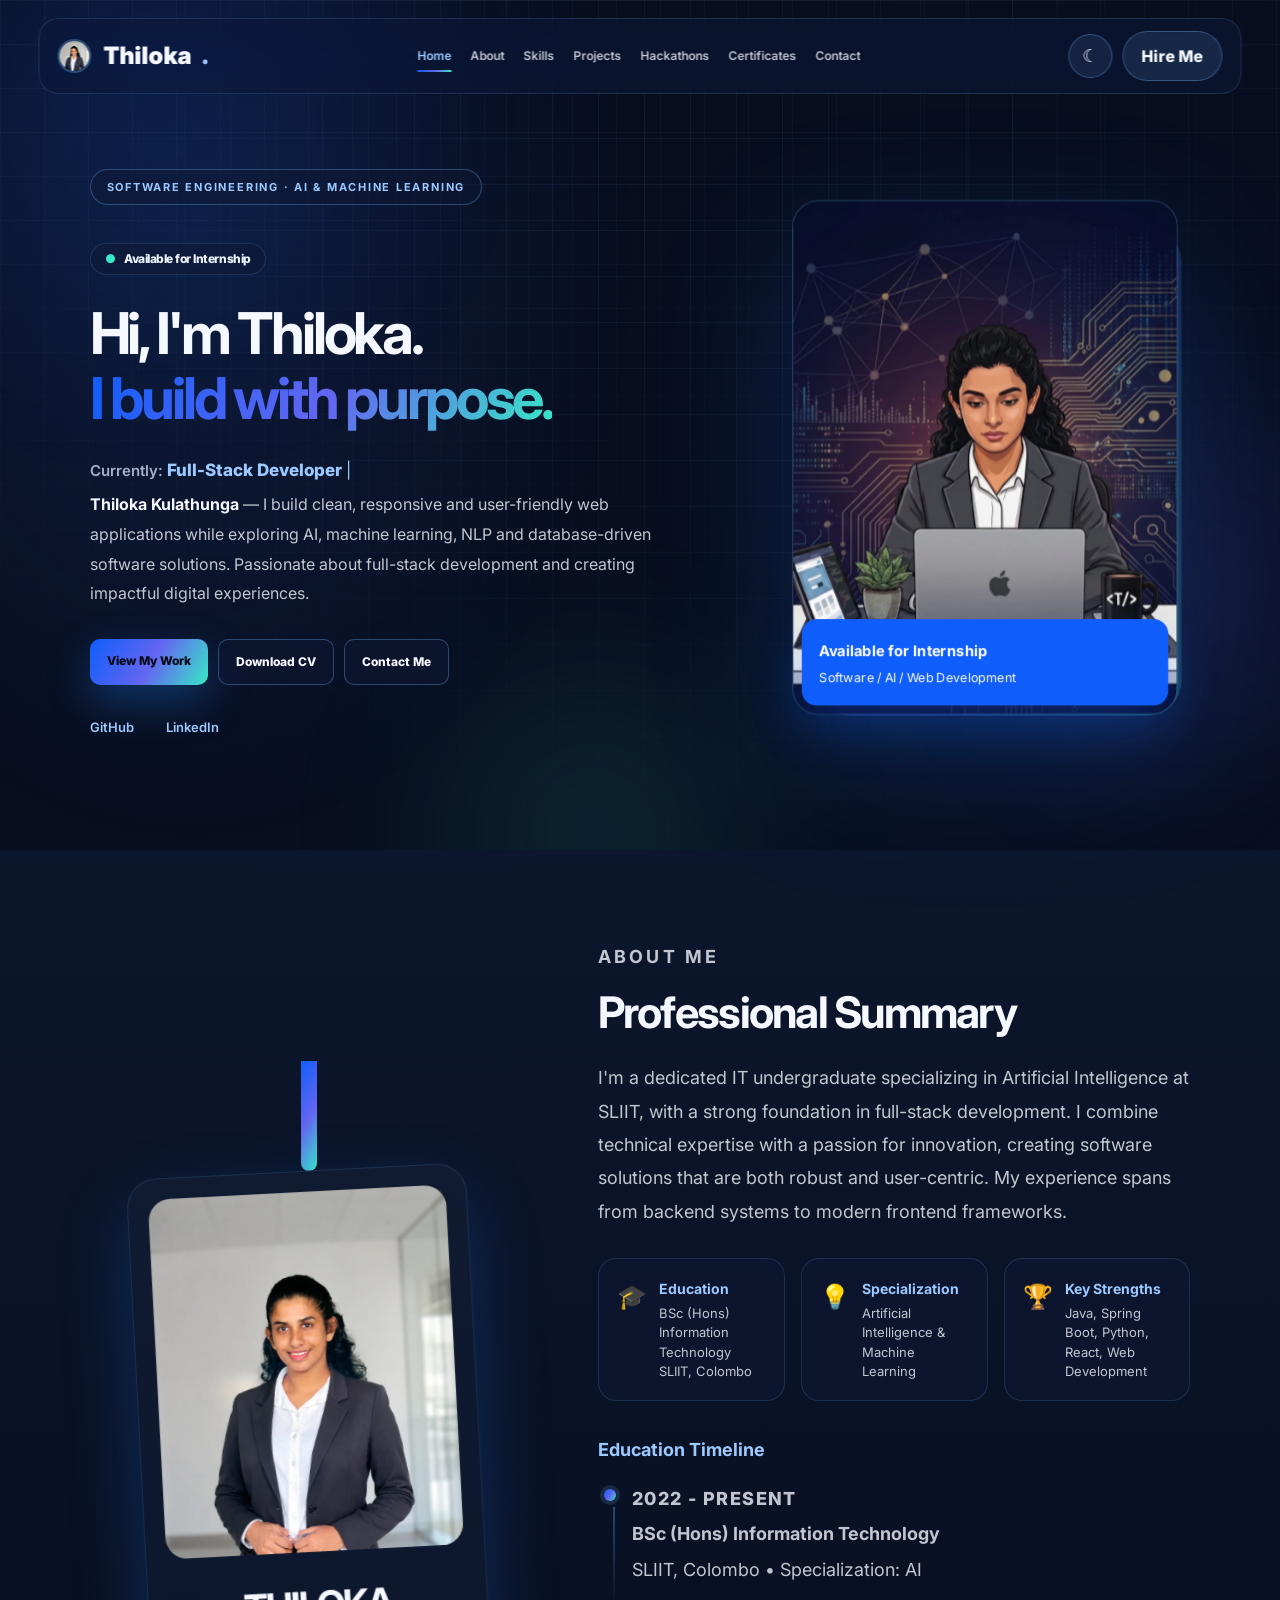
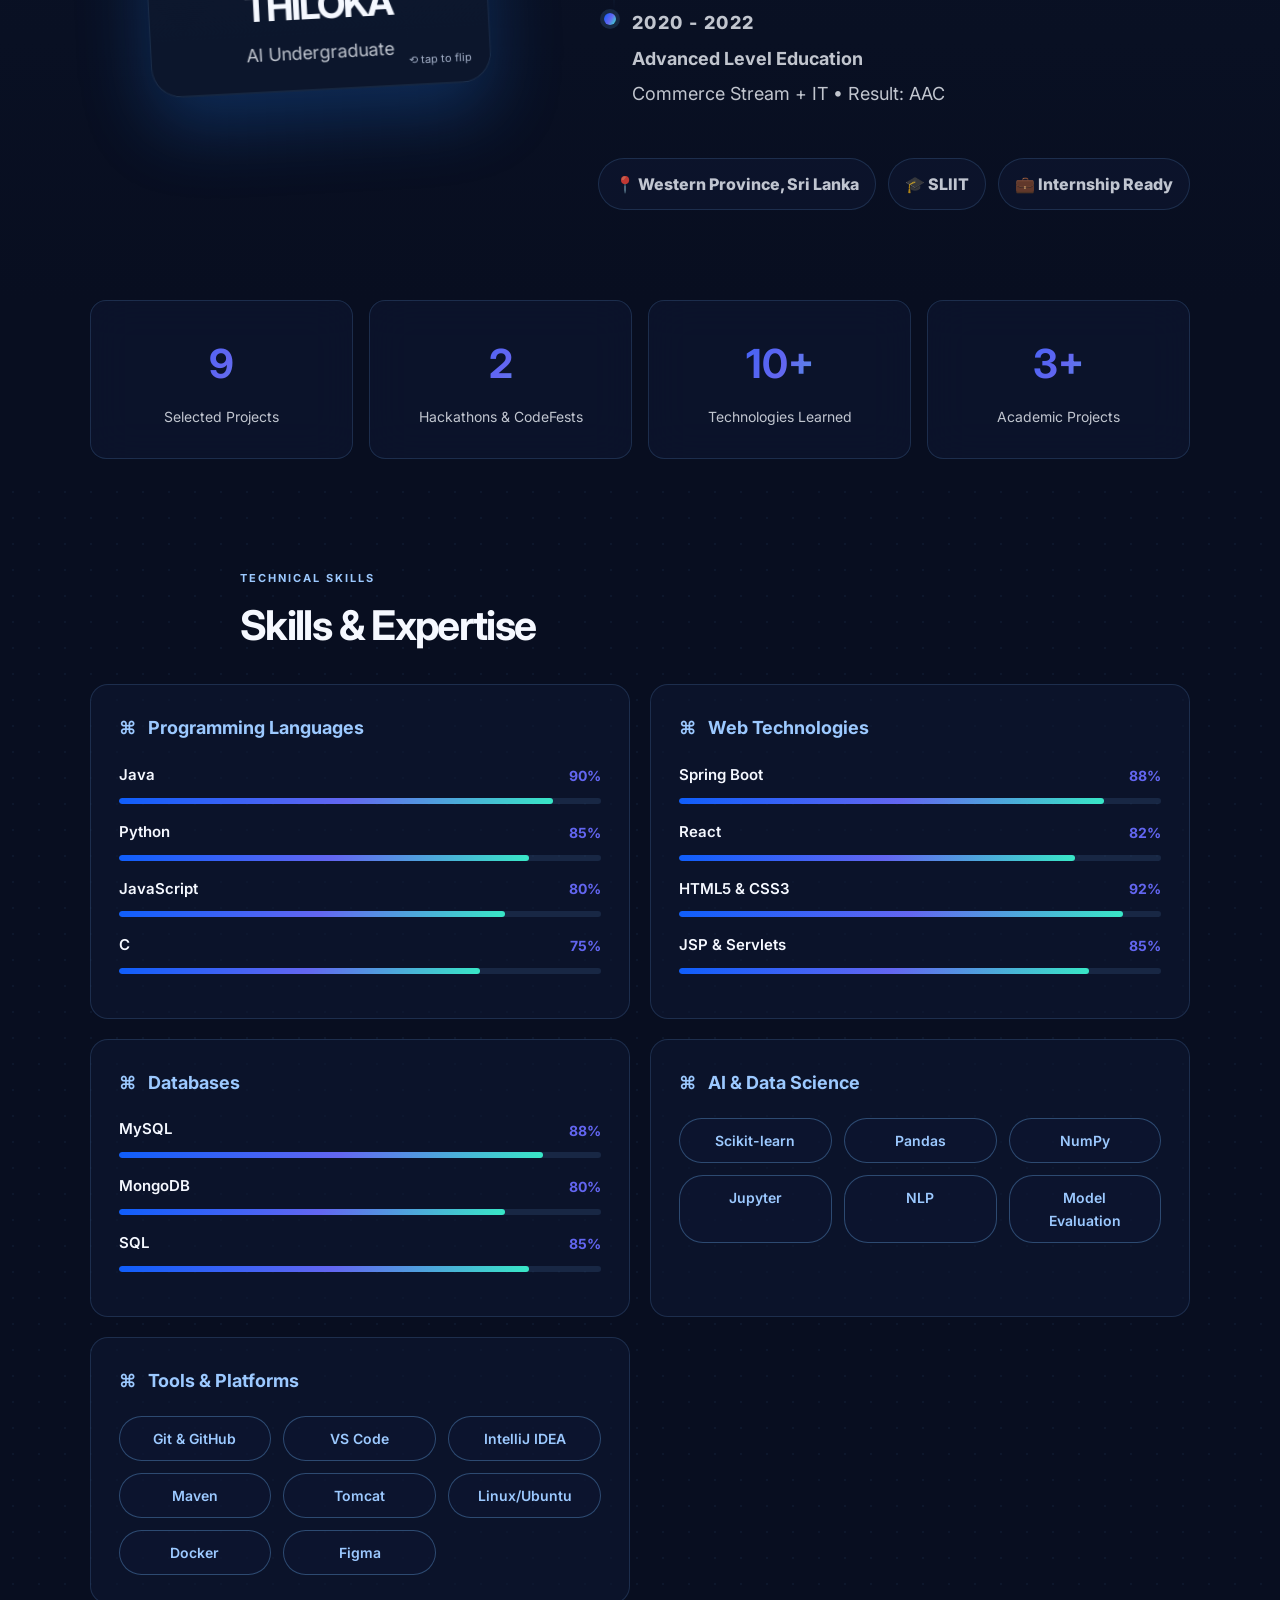
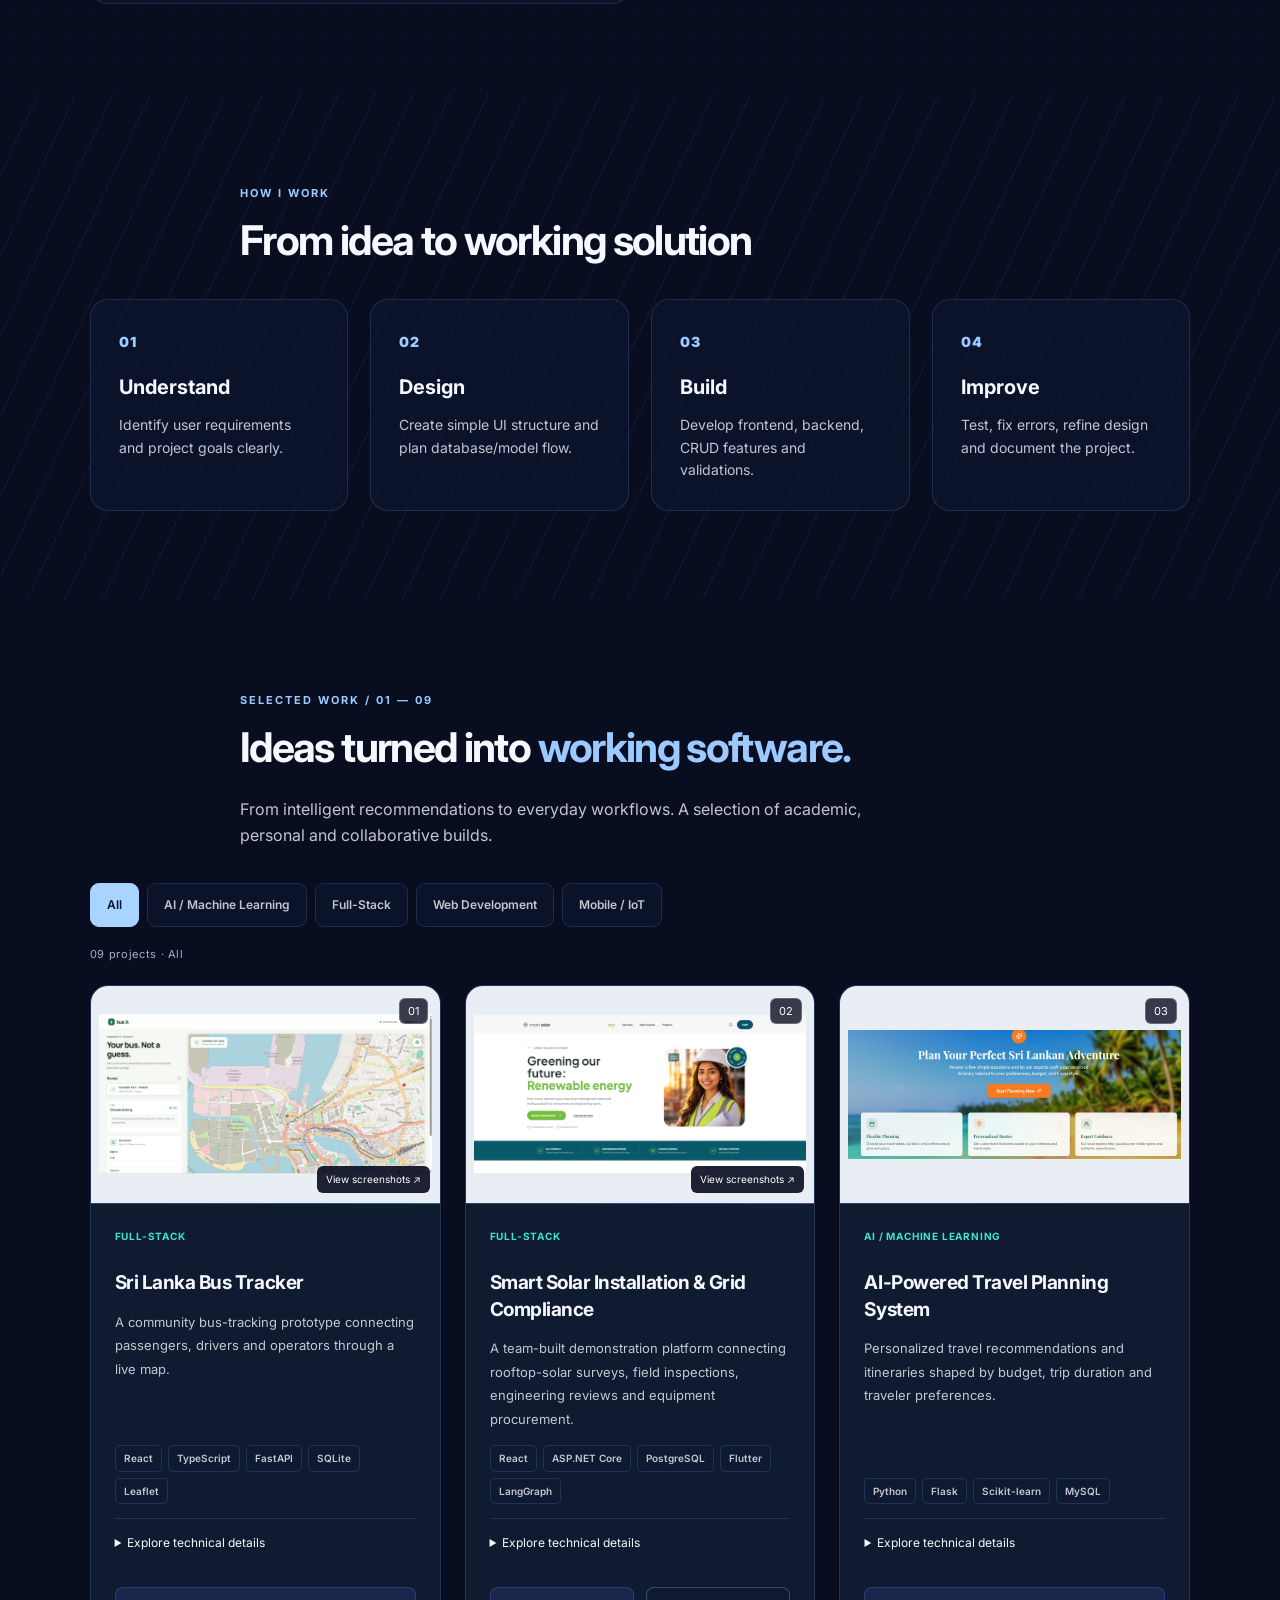
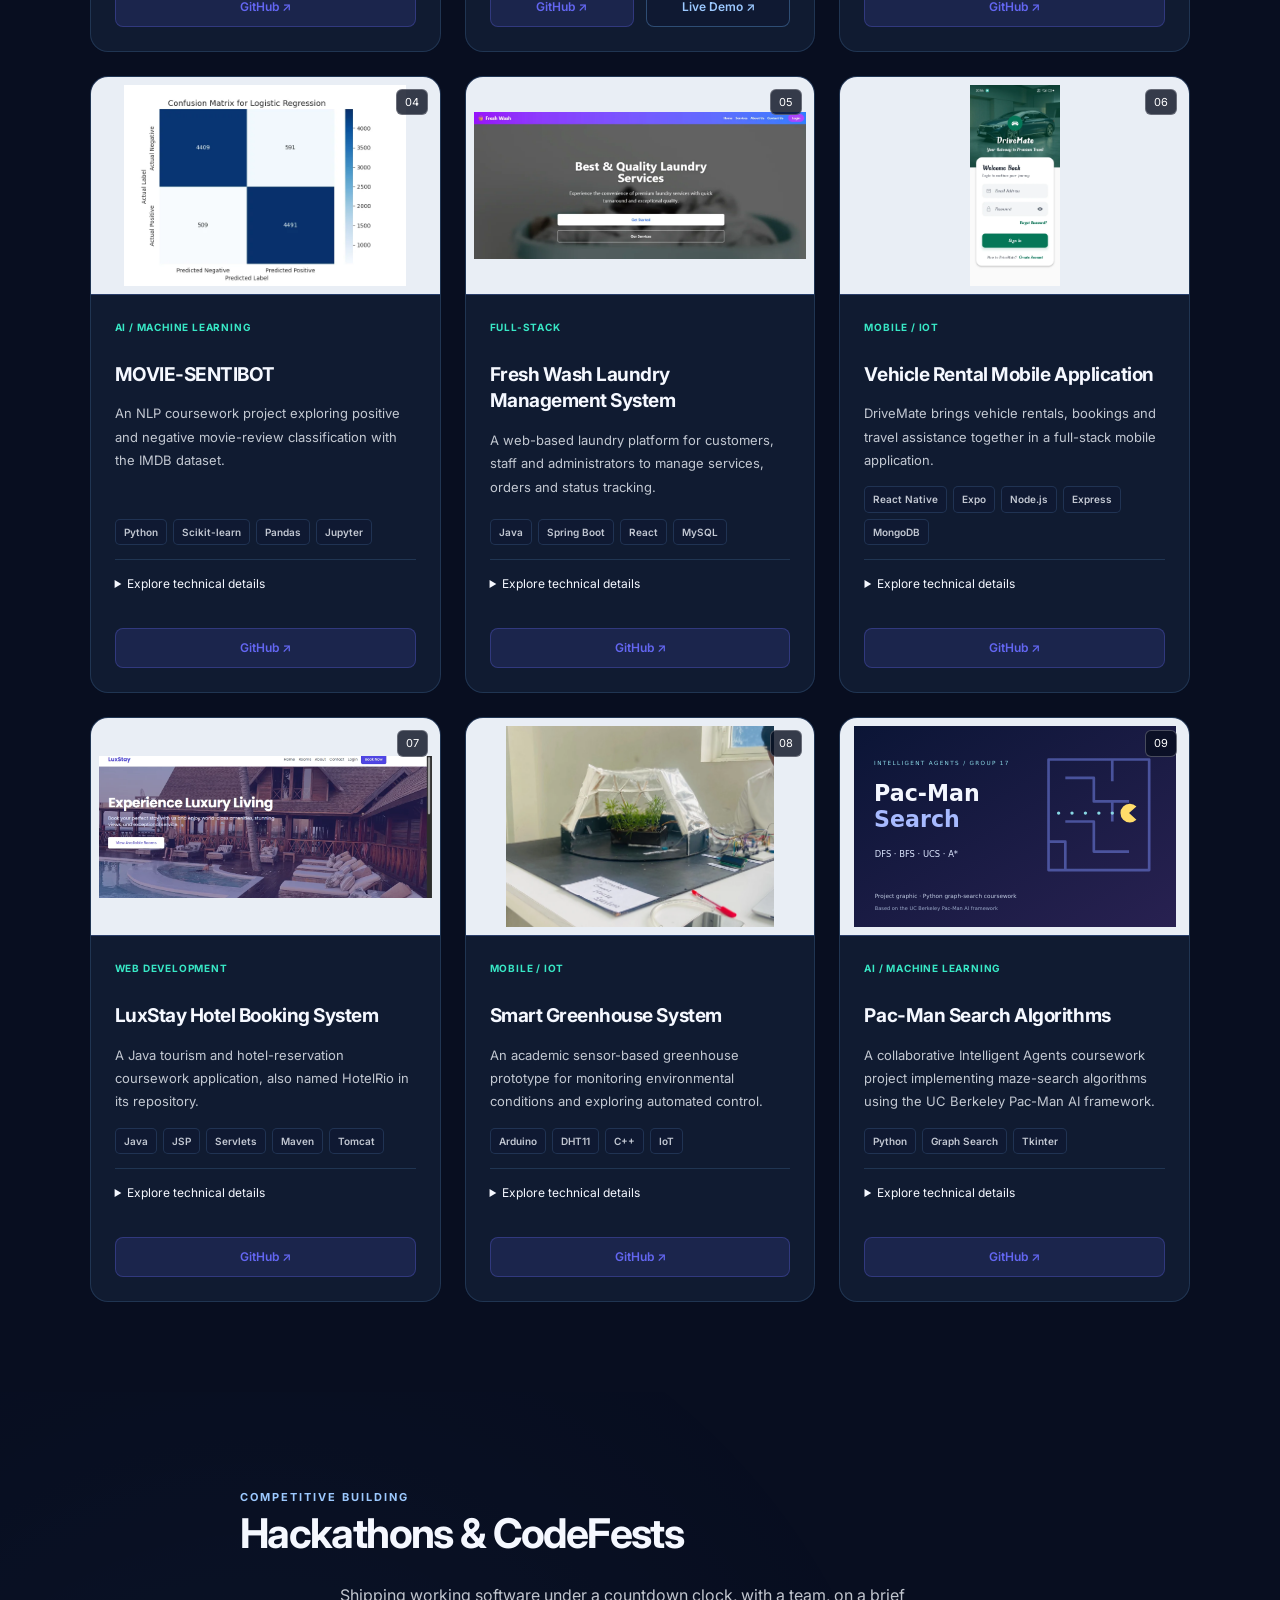
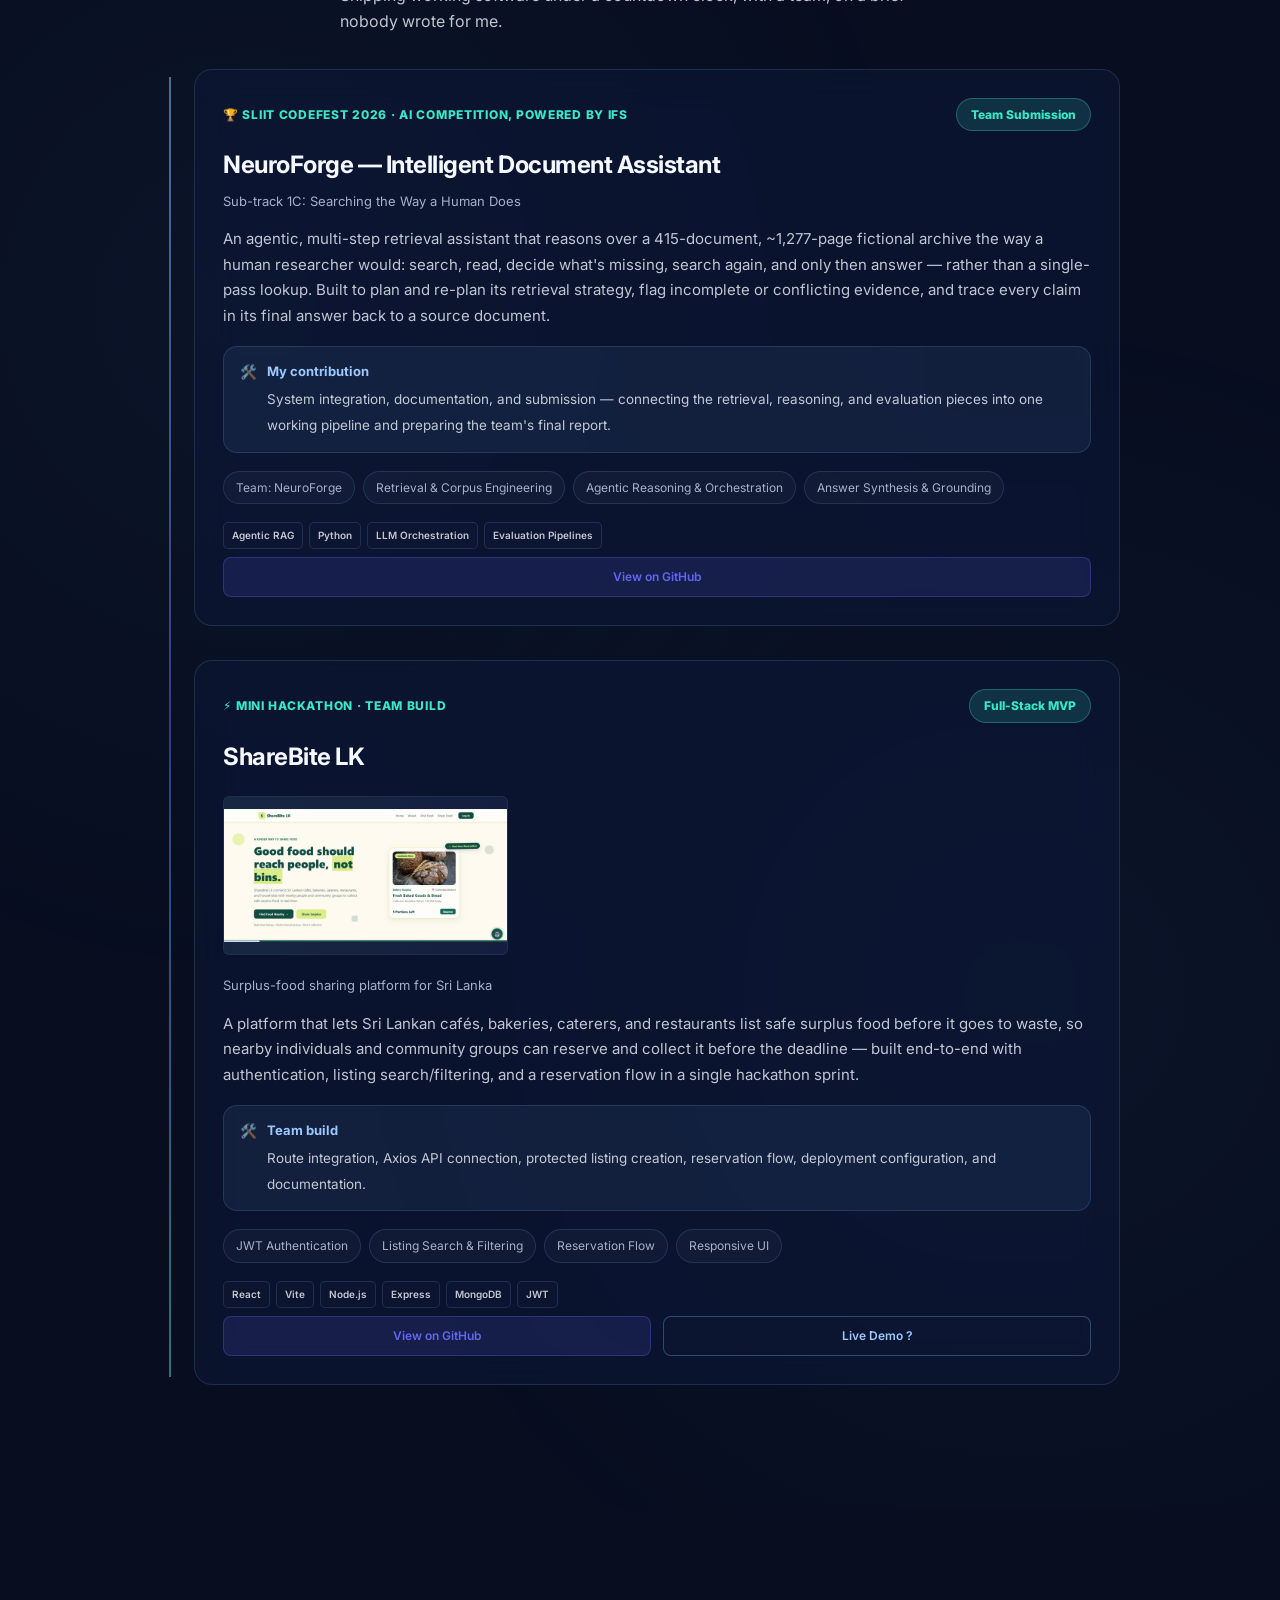
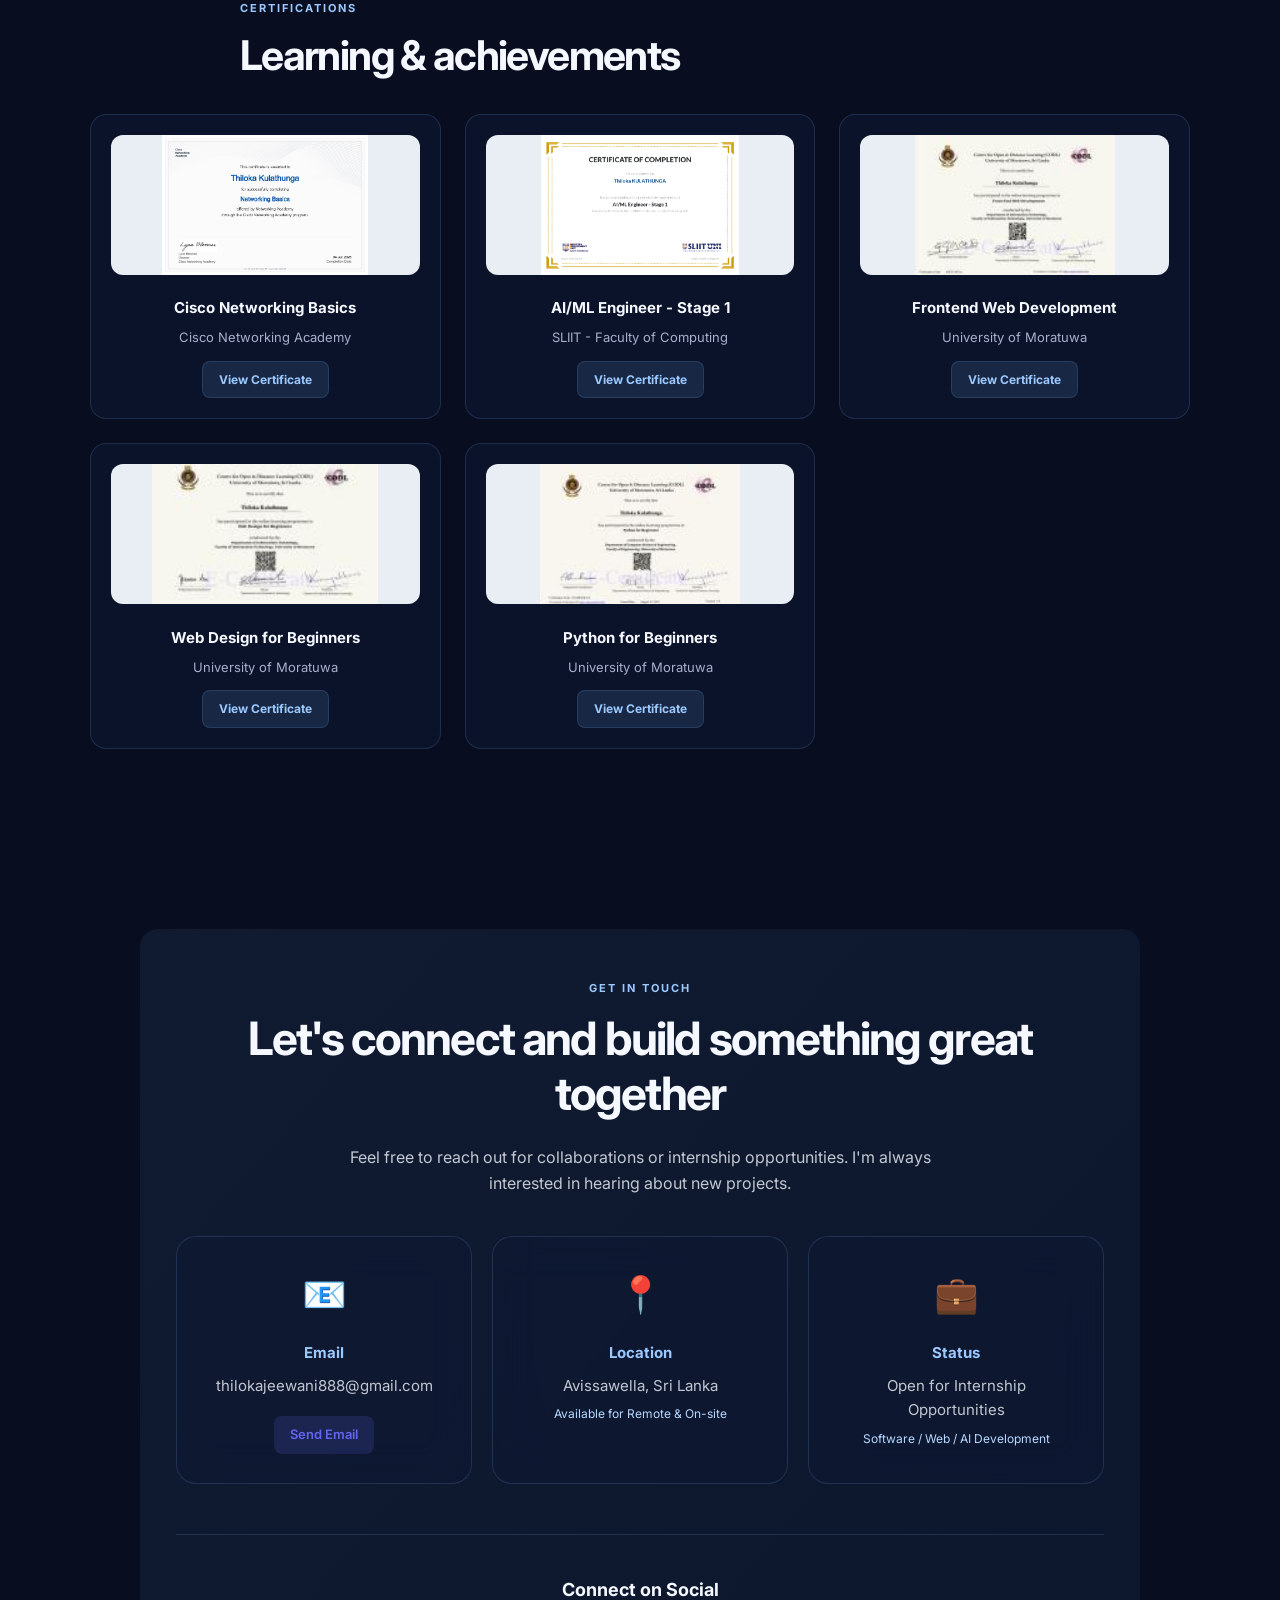
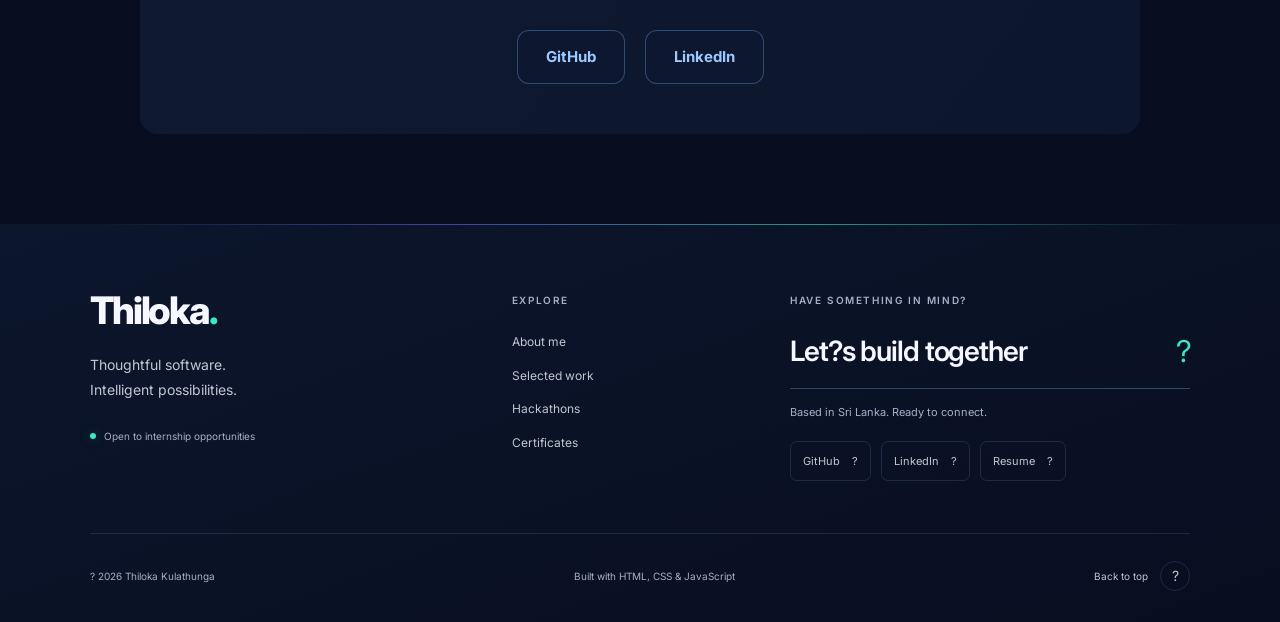
<file: thiloka-portfolio/index.html>
<!DOCTYPE html>
<html lang="en">
<head>
  <meta charset="UTF-8" />
  <meta name="viewport" content="width=device-width, initial-scale=1.0" />
  <title>Thiloka Kulathunga | Software Engineering &amp; AI Portfolio</title>
  <meta name="description" content="Explore Thiloka Kulathunga’s software engineering, AI/ML, full-stack and IoT projects. SLIIT IT undergraduate open to internship opportunities in Sri Lanka.">
  <link rel="icon" href="assets/favicon.svg" type="image/svg+xml">
  <meta name="theme-color" content="#080e20">
  <meta property="og:title" content="Thiloka Kulathunga | Software Engineering &amp; AI">
  <meta property="og:description" content="Thoughtful software. Intelligent solutions. Explore my projects, education and achievements.">
  <meta property="og:type" content="website">
  <link rel="preconnect" href="https://fonts.googleapis.com">
  <link rel="preconnect" href="https://fonts.gstatic.com" crossorigin>
  <link href="https://fonts.googleapis.com/css2?family=Inter:wght@400;500;600;700;800;900&display=swap" rel="stylesheet">
  <link rel="stylesheet" href="style.css?v=footer-5" />
</head>
<body>
  <a class="skip-link" href="#main">Skip to content</a>


  <div class="bg-layers" aria-hidden="true">
    <div class="bg-orb orb-1"></div>
    <div class="bg-orb orb-2"></div>
    <div class="bg-orb orb-3"></div>
    <div class="bg-grid"></div>
  </div>
  <div class="cursor-glow" aria-hidden="true"></div>

  <header class="navbar" id="navbar">
    <a class="logo" href="#home"><img src="assets/profile.webp" alt="Thiloka Kulathunga" class="nav-avatar">Thiloka<span>.</span></a>
    <nav class="nav-links" id="navLinks" aria-label="Main navigation">
      <a href="#home">Home</a>
      <a href="#about">About</a>
      <a href="#skills">Skills</a>
      <a href="#projects">Projects</a>
      <a href="#hackathons">Hackathons</a>
      <a href="#certifications">Certificates</a>
      <a href="#contact">Contact</a>
    </nav>
    <div class="nav-actions">
      <button class="theme-toggle" id="themeToggle" aria-label="Toggle theme">🌙</button>
      <a class="hire-btn" href="mailto:thilokajeewani888@gmail.com">Hire Me</a>
      <button class="menu-btn" id="menuBtn" aria-label="Open navigation" aria-expanded="false" aria-controls="navLinks">☰</button>
    </div>
  </header>

  <main id="main">
    <section class="hero" id="home">
      <div class="hero-overlay"></div>
      <div class="hero-content reveal">
        <div class="hero-intro">
          <img src="assets/profile.webp" alt="Thiloka Kulathunga" class="hero-mini-avatar" />
          <p class="eyebrow">SOFTWARE ENGINEERING · AI &amp; MACHINE LEARNING</p>
        </div>

        <div class="hero-badges" aria-label="Status badges">
          <div class="availability-pill">
            <span>Available for Internship</span>
            <small>Software / AI / Web Development</small>
          </div>
        </div>

        <h1>Hi, I'm Thiloka.<br><span>I build with purpose.</span></h1>
        <div class="typing-container">
          <p class="typing-text">
            <span class="typing-label">Currently: </span>
            <span class="typing-effect" id="typing">IT Undergraduate</span>
            <span class="typing-cursor">|</span>
          </p>
        </div>
        <p class="hero-text"><strong>Thiloka Kulathunga</strong> — I build clean, responsive and user-friendly web applications while exploring AI, machine learning, NLP and database-driven software solutions. Passionate about full-stack development and creating impactful digital experiences.</p>
        <div class="hero-actions">
          <a href="#projects" class="btn primary">View My Work</a>
          <a href="#hackathons" class="btn secondary">Hackathon Builds</a>
          <a href="assets/resume/Thiloka_kulathunga__CV.pdf" download class="btn secondary">Download CV</a>
          <a href="#contact" class="btn secondary">Contact Me</a>
        </div>
        <div class="social-buttons">
          <a href="https://github.com/Thiloka-Jeewani" target="_blank" rel="noopener noreferrer" class="social-btn" title="GitHub">
            <span class="social-icon">🐙</span>GitHub
          </a>
          <a href="https://linkedin.com/in/thiloka-kulathunga-b6662433b" target="_blank" rel="noopener noreferrer" class="social-btn" title="LinkedIn">
            <span class="social-icon">💼</span>LinkedIn
          </a>
        </div>
      </div>
      <div class="hero-card reveal tilt-wrap">
        <div class="hero-photo-3d tilt-el" id="heroTilt">
          <img src="assets/hero-illustration.webp" class="hero-illustration" width="900" height="1200" fetchpriority="high" alt="Illustration of Thiloka working on a laptop with an AI-inspired technology background" />
          <div class="status-card">
            <strong>Available for Internship</strong>
            <span>Software / AI / Web Development</span>
          </div>
          <div class="glare"></div>
        </div>
      </div>
      <a class="scroll-down" href="#about">↓</a>
    </section>

    <section class="about section" id="about">
      <div class="badge-card reveal">
        <div class="lanyard"></div>
        <div class="id-card flip-card" id="flipCard" title="Flip profile card" role="button" tabindex="0" aria-pressed="false" aria-label="Flip profile card">
          <div class="flip-face flip-front">
            <img loading="lazy" decoding="async" src="assets/profile.webp" alt="Thiloka profile" />
            <h3>THILOKA</h3>
            <p>AI Undergraduate</p>
            <span class="flip-hint">⟲ tap to flip</span>
          </div>
          <div class="flip-face flip-back">
            <span style="font-size:34px">👋</span>
            <p class="flip-quote">"Building things that work, breaking things that don't — then fixing those too."</p>
            <div class="flip-facts">
              <div><span>Based in</span> Sri Lanka</div>
              <div><span>Focus</span> Full-Stack + AI/ML</div>
              <div><span>Status</span> Open to internships</div>
            </div>
          </div>
        </div>
      </div>
      <div class="about-text reveal">
        <p class="section-tag">About Me</p>
        <h2>Professional Summary</h2>
        <p>I'm a dedicated IT undergraduate specializing in Artificial Intelligence at SLIIT, with a strong foundation in full-stack development. I combine technical expertise with a passion for innovation, creating software solutions that are both robust and user-centric. My experience spans from backend systems to modern frontend frameworks.</p>

        <div class="about-highlights">
          <div class="highlight-item">
            <span class="highlight-icon">🎓</span>
            <div class="highlight-content">
              <h4>Education</h4>
              <p>BSc (Hons) Information Technology<br>SLIIT, Colombo</p>
            </div>
          </div>
          <div class="highlight-item">
            <span class="highlight-icon">💡</span>
            <div class="highlight-content">
              <h4>Specialization</h4>
              <p>Artificial Intelligence & Machine Learning</p>
            </div>
          </div>
          <div class="highlight-item">
            <span class="highlight-icon">🏆</span>
            <div class="highlight-content">
              <h4>Key Strengths</h4>
              <p>Java, Spring Boot, Python, React, Web Development</p>
            </div>
          </div>
        </div>

        <div class="education-timeline">
          <h3>Education Timeline</h3>
          <div class="timeline-item">
            <div class="timeline-dot"></div>
            <div class="timeline-content">
              <p class="timeline-year">2022 - Present</p>
              <p class="timeline-title">BSc (Hons) Information Technology</p>
              <p class="timeline-desc">SLIIT, Colombo • Specialization: AI</p>
            </div>
          </div>
          <div class="timeline-item">
            <div class="timeline-dot"></div>
            <div class="timeline-content">
              <p class="timeline-year">2020 - 2022</p>
              <p class="timeline-title">Advanced Level Education</p>
              <p class="timeline-desc">Commerce Stream + IT • Result: AAC</p>
            </div>
          </div>
        </div>

        <div class="quick-info">
          <span>📍 Western Province, Sri Lanka</span>
          <span>🎓 SLIIT</span>
          <span>💼 Internship Ready</span>
        </div>
      </div>
    </section>

    <section class="stats section">
      <div class="stats-container reveal">
        <div class="stat-card">
          <h3>9</h3>
          <p>Selected Projects</p>
        </div>
        <div class="stat-card">
          <h3>2</h3>
          <p>Hackathons &amp; CodeFests</p>
        </div>
        <div class="stat-card">
          <h3>10+</h3>
          <p>Technologies Learned</p>
        </div>
        <div class="stat-card">
          <h3>3+</h3>
          <p>Academic Projects</p>
        </div>
      </div>
    </section>

    <section class="skills section pattern-dots" id="skills">
      <div class="section-head reveal">
        <p class="section-tag">Technical Skills</p>
        <h2>Skills & Expertise</h2>
      </div>

      <div class="skills-container reveal">
        <!-- Programming Languages -->
        <div class="skill-category">
          <h3 class="category-title">Programming Languages</h3>
          <div class="skill-list">
            <div class="skill-item">
              <div class="skill-header">
                <span class="skill-name">Java</span>
                <span class="skill-level">90%</span>
              </div>
              <div class="skill-bar">
                <div class="skill-progress" style="width: 90%"></div>
              </div>
            </div>
            <div class="skill-item">
              <div class="skill-header">
                <span class="skill-name">Python</span>
                <span class="skill-level">85%</span>
              </div>
              <div class="skill-bar">
                <div class="skill-progress" style="width: 85%"></div>
              </div>
            </div>
            <div class="skill-item">
              <div class="skill-header">
                <span class="skill-name">JavaScript</span>
                <span class="skill-level">80%</span>
              </div>
              <div class="skill-bar">
                <div class="skill-progress" style="width: 80%"></div>
              </div>
            </div>
            <div class="skill-item">
              <div class="skill-header">
                <span class="skill-name">C</span>
                <span class="skill-level">75%</span>
              </div>
              <div class="skill-bar">
                <div class="skill-progress" style="width: 75%"></div>
              </div>
            </div>
          </div>
        </div>

        <!-- Web Technologies -->
        <div class="skill-category">
          <h3 class="category-title">Web Technologies</h3>
          <div class="skill-list">
            <div class="skill-item">
              <div class="skill-header">
                <span class="skill-name">Spring Boot</span>
                <span class="skill-level">88%</span>
              </div>
              <div class="skill-bar">
                <div class="skill-progress" style="width: 88%"></div>
              </div>
            </div>
            <div class="skill-item">
              <div class="skill-header">
                <span class="skill-name">React</span>
                <span class="skill-level">82%</span>
              </div>
              <div class="skill-bar">
                <div class="skill-progress" style="width: 82%"></div>
              </div>
            </div>
            <div class="skill-item">
              <div class="skill-header">
                <span class="skill-name">HTML5 & CSS3</span>
                <span class="skill-level">92%</span>
              </div>
              <div class="skill-bar">
                <div class="skill-progress" style="width: 92%"></div>
              </div>
            </div>
            <div class="skill-item">
              <div class="skill-header">
                <span class="skill-name">JSP & Servlets</span>
                <span class="skill-level">85%</span>
              </div>
              <div class="skill-bar">
                <div class="skill-progress" style="width: 85%"></div>
              </div>
            </div>
          </div>
        </div>

        <!-- Databases -->
        <div class="skill-category">
          <h3 class="category-title">Databases</h3>
          <div class="skill-list">
            <div class="skill-item">
              <div class="skill-header">
                <span class="skill-name">MySQL</span>
                <span class="skill-level">88%</span>
              </div>
              <div class="skill-bar">
                <div class="skill-progress" style="width: 88%"></div>
              </div>
            </div>
            <div class="skill-item">
              <div class="skill-header">
                <span class="skill-name">MongoDB</span>
                <span class="skill-level">80%</span>
              </div>
              <div class="skill-bar">
                <div class="skill-progress" style="width: 80%"></div>
              </div>
            </div>
            <div class="skill-item">
              <div class="skill-header">
                <span class="skill-name">SQL</span>
                <span class="skill-level">85%</span>
              </div>
              <div class="skill-bar">
                <div class="skill-progress" style="width: 85%"></div>
              </div>
            </div>
          </div>
        </div>

        <div class="skill-category">
          <h3 class="category-title">AI &amp; Data Science</h3>
          <div class="skill-badges">
            <span class="skill-badge">Scikit-learn</span>
            <span class="skill-badge">Pandas</span>
            <span class="skill-badge">NumPy</span>
            <span class="skill-badge">Jupyter</span>
            <span class="skill-badge">NLP</span>
            <span class="skill-badge">Model Evaluation</span>
          </div>
        </div>

        <!-- Tools & Platforms -->
        <div class="skill-category">
          <h3 class="category-title">Tools & Platforms</h3>
          <div class="skill-badges">
            <span class="skill-badge">Git & GitHub</span>
            <span class="skill-badge">VS Code</span>
            <span class="skill-badge">IntelliJ IDEA</span>
            <span class="skill-badge">Maven</span>
            <span class="skill-badge">Tomcat</span>
            <span class="skill-badge">Linux/Ubuntu</span>
            <span class="skill-badge">Docker</span>
            <span class="skill-badge">Figma</span>
          </div>
        </div>
      </div>
    </section>

    <section class="process section pattern-diag">
      <div class="section-head reveal">
        <p class="section-tag">How I Work</p>
        <h2>From idea to working solution</h2>
      </div>
      <div class="process-grid reveal">
        <div class="process-card"><span>01</span><h3>Understand</h3><p>Identify user requirements and project goals clearly.</p></div>
        <div class="process-card"><span>02</span><h3>Design</h3><p>Create simple UI structure and plan database/model flow.</p></div>
        <div class="process-card"><span>03</span><h3>Build</h3><p>Develop frontend, backend, CRUD features and validations.</p></div>
        <div class="process-card"><span>04</span><h3>Improve</h3><p>Test, fix errors, refine design and document the project.</p></div>
      </div>
    </section>

    <section class="projects section" id="projects" aria-labelledby="projects-title">
      <div class="section-head reveal">
        <p class="section-tag">SELECTED WORK / 01 — 09</p>
        <h2 id="projects-title">Ideas turned into <span class="accent-text">working software.</span></h2>
        <p class="section-intro">From intelligent recommendations to everyday workflows. A selection of academic, personal and collaborative builds.</p>
      </div>
      <div id="projectFilters" class="project-filters" role="group" aria-label="Filter projects by category"></div>
      <p id="projectCount" class="project-count" role="status" aria-live="polite"></p>
      <div id="projectGrid" class="projects-container"></div>
      <noscript><p>Enable JavaScript to explore the project gallery, or <a href="https://github.com/Thiloka-Jeewani">browse my GitHub repositories</a>.</p></noscript>
    </section>

    <section class="hackathons section pattern-hex" id="hackathons">
      <div class="section-head reveal">
        <span class="section-tag">Competitive Building</span>
        <h2>Hackathons &amp; CodeFests</h2>
        <p style="color:var(--text-dim);font-size:16px;max-width:600px;margin:0 auto">Shipping working software under a countdown clock, with a team, on a brief nobody wrote for me.</p>
      </div>

      <div class="hackathon-timeline">
        <article class="hackathon-card reveal">
          <span class="hackathon-dot"></span>
          <div class="hackathon-head">
            <span class="hackathon-event">🏆 SLIIT CodeFest 2026 · AI Competition, powered by IFS</span>
            <span class="hackathon-result">Team Submission</span>
          </div>
          <h3>NeuroForge — Intelligent Document Assistant</h3>
          <p class="hackathon-track">Sub-track 1C: Searching the Way a Human Does</p>
          <p class="hackathon-desc">An agentic, multi-step retrieval assistant that reasons over a 415-document, ~1,277-page fictional archive the way a human researcher would: search, read, decide what's missing, search again, and only then answer — rather than a single-pass lookup. Built to plan and re-plan its retrieval strategy, flag incomplete or conflicting evidence, and trace every claim in its final answer back to a source document.</p>
          <div class="hackathon-role">
            <span>🛠️</span>
            <div>
              <strong>My contribution</strong>
              <span>System integration, documentation, and submission — connecting the retrieval, reasoning, and evaluation pieces into one working pipeline and preparing the team's final report.</span>
            </div>
          </div>
          <div class="hackathon-team">
            <span class="team-chip">Team: NeuroForge</span>
            <span class="team-chip">Retrieval &amp; Corpus Engineering</span>
            <span class="team-chip">Agentic Reasoning &amp; Orchestration</span>
            <span class="team-chip">Answer Synthesis &amp; Grounding</span>
          </div>
          <div class="tech-badges">
            <span class="badge">Agentic RAG</span>
            <span class="badge">Python</span>
            <span class="badge">LLM Orchestration</span>
            <span class="badge">Evaluation Pipelines</span>
          </div>
          <div class="project-links">
            <a href="https://github.com/BinaliAssalaarachchi/NeuroForge-Codefest2026" target="_blank" rel="noopener noreferrer" class="link-btn github-btn">View on GitHub</a>
          </div>
        </article>

        <article class="hackathon-card reveal">
          <span class="hackathon-dot"></span>
          <div class="hackathon-head">
            <span class="hackathon-event">⚡ Mini Hackathon · Team Build</span>
            <span class="hackathon-result">Full-Stack MVP</span>
          </div>
          <h3>ShareBite LK</h3>
          <div id="sharebite-gallery" class="project-thumbnails" aria-label="ShareBite LK screenshots" hidden></div>
          <p class="hackathon-track">Surplus-food sharing platform for Sri Lanka</p>
          <p class="hackathon-desc">A platform that lets Sri Lankan cafés, bakeries, caterers, and restaurants list safe surplus food before it goes to waste, so nearby individuals and community groups can reserve and collect it before the deadline — built end-to-end with authentication, listing search/filtering, and a reservation flow in a single hackathon sprint.</p>
          <div class="hackathon-role">
            <span>🛠️</span>
            <div>
              <strong>Team build</strong>
              <span>Route integration, Axios API connection, protected listing creation, reservation flow, deployment configuration, and documentation.</span>
            </div>
          </div>
          <div class="hackathon-team">
            <span class="team-chip">JWT Authentication</span>
            <span class="team-chip">Listing Search &amp; Filtering</span>
            <span class="team-chip">Reservation Flow</span>
            <span class="team-chip">Responsive UI</span>
          </div>
          <div class="tech-badges">
            <span class="badge">React</span>
            <span class="badge">Vite</span>
            <span class="badge">Node.js</span>
            <span class="badge">Express</span>
            <span class="badge">MongoDB</span>
            <span class="badge">JWT</span>
          </div>
          <div class="project-links">
            <a href="https://github.com/ThisulHerath/ShareBite-LK" target="_blank" rel="noopener noreferrer" class="link-btn github-btn">View on GitHub</a>
            <a href="https://sharebitelk-sjkv.vercel.app/" target="_blank" rel="noopener noreferrer" class="link-btn">Live Demo ?</a>
          </div>
        </article>
      </div>
    </section>

    <section class="certifications section" id="certifications">
      <div class="section-head reveal">
        <p class="section-tag">Certifications</p>
        <h2>Learning & achievements</h2>
      </div>
      <div class="cert-gallery reveal">
        <div class="cert-card">
          <img src="assets/certificates/cisco-networking.png" alt="Cisco Networking Basics Certificate" loading="lazy">
          <h4>Cisco Networking Basics</h4>
          <p>Cisco Networking Academy</p>
          <a href="assets/certificates/cisco-networking.png" target="_blank" rel="noopener noreferrer" class="cert-link">View Certificate</a>
        </div>
        <div class="cert-card">
          <img src="assets/certificates/ai-ml-engineer.png" alt="AI/ML Engineer Stage 1 Certificate" loading="lazy">
          <h4>AI/ML Engineer - Stage 1</h4>
          <p>SLIIT - Faculty of Computing</p>
          <a href="assets/certificates/ai-ml-engineer.png" target="_blank" rel="noopener noreferrer" class="cert-link">View Certificate</a>
        </div>
        <div class="cert-card">
          <img src="assets/certificates/frontend-web.png" alt="Frontend Web Development Certificate" loading="lazy">
          <h4>Frontend Web Development</h4>
          <p>University of Moratuwa</p>
          <a href="assets/certificates/frontend-web.png" target="_blank" rel="noopener noreferrer" class="cert-link">View Certificate</a>
        </div>
        <div class="cert-card">
          <img src="assets/certificates/web-design.png" alt="Web Design for Beginners Certificate" loading="lazy">
          <h4>Web Design for Beginners</h4>
          <p>University of Moratuwa</p>
          <a href="assets/certificates/web-design.png" target="_blank" rel="noopener noreferrer" class="cert-link">View Certificate</a>
        </div>
        <div class="cert-card">
          <img src="assets/certificates/python-beginners.png" alt="Python for Beginners Certificate" loading="lazy">
          <h4>Python for Beginners</h4>
          <p>University of Moratuwa</p>
          <a href="assets/certificates/python-beginners.png" target="_blank" rel="noopener noreferrer" class="cert-link">View Certificate</a>
        </div>
      </div>
    </section>

    <section class="contact section" id="contact">
      <div class="contact-box reveal">
        <p class="section-tag">Get In Touch</p>
        <h2>Let's connect and build something great together</h2>
        <p class="contact-subtitle">Feel free to reach out for collaborations or internship opportunities. I'm always interested in hearing about new projects.</p>

        <div class="contact-cards-wrapper">
          <div class="contact-card">
            <span class="contact-icon">📧</span>
            <h4>Email</h4>
            <p>thilokajeewani888@gmail.com</p>
            <a href="mailto:thilokajeewani888@gmail.com" class="contact-link">Send Email</a>
          </div>
          <div class="contact-card">
            <span class="contact-icon">📍</span>
            <h4>Location</h4>
            <p>Avissawella, Sri Lanka</p>
            <p style="font-size: 12px; color: #b8d8ff;">Available for Remote & On-site</p>
          </div>
          <div class="contact-card">
            <span class="contact-icon">💼</span>
            <h4>Status</h4>
            <p>Open for Internship Opportunities</p>
            <p style="font-size: 12px; color: #b8d8ff;">Software / Web / AI Development</p>
          </div>
        </div>

        <div class="social-links-section">
          <h3>Connect on Social</h3>
          <div class="social-links">
            <a href="https://github.com/Thiloka-Jeewani" target="_blank" rel="noopener noreferrer" class="social-link github">
              <span>GitHub</span>
            </a>
            <a href="https://linkedin.com/in/thiloka-kulathunga-b6662433b" target="_blank" rel="noopener noreferrer" class="social-link linkedin">
              <span>LinkedIn</span>
            </a>
          </div>
        </div>
      </div>
    </section>
  </main>

  <footer class="site-footer">
    <div class="footer-inner">
      <div class="footer-top">
        <div class="footer-identity">
          <a class="footer-wordmark" href="#home" aria-label="Thiloka Kulathunga ? back to home">Thiloka<span>.</span></a>
          <p>Thoughtful software.<br>Intelligent possibilities.</p>
          <span class="footer-availability"><span aria-hidden="true"></span>Open to internship opportunities</span>
        </div>
        <nav class="footer-nav" aria-label="Footer navigation">
          <h2>Explore</h2>
          <a href="#about">About me</a>
          <a href="#projects">Selected work</a>
          <a href="#hackathons">Hackathons</a>
          <a href="#certifications">Certificates</a>
        </nav>
        <div class="footer-connect">
          <h2>Have something in mind?</h2>
          <a class="footer-email" href="mailto:thilokajeewani888@gmail.com">Let?s build together <span aria-hidden="true">?</span></a>
          <p>Based in Sri Lanka. Ready to connect.</p>
          <div class="footer-socials">
            <a href="https://github.com/Thiloka-Jeewani" target="_blank" rel="noopener noreferrer">GitHub <span aria-hidden="true">?</span></a>
            <a href="https://linkedin.com/in/thiloka-kulathunga-b6662433b" target="_blank" rel="noopener noreferrer">LinkedIn <span aria-hidden="true">?</span></a>
            <a href="assets/resume/Thiloka_kulathunga__CV.pdf" download>Resume <span aria-hidden="true">?</span></a>
          </div>
        </div>
      </div>
      <div class="footer-bottom">
        <p>? 2026 Thiloka Kulathunga</p>
        <p>Built with HTML, CSS &amp; JavaScript</p>
        <a class="footer-back" href="#home">Back to top <span aria-hidden="true">?</span></a>
      </div>
    </div>
  </footer>

  <script src="projects.js?v=projects-4"></script>
  <script src="script.js?v=projects-4"></script>
</body>
</html>
</file>
<file: thiloka-portfolio/style.css>
/* ============================================
   THILOKA KULATHUNGA — PORTFOLIO
   Layered glass / motion-blur design system
============================================ */

:root{
  --bg:#05070f;
  --bg-soft:#0a1024;
  --bg-deep:#020510;
  --surface:rgba(16,25,52,.55);
  --surface-strong:rgba(16,25,52,.82);
  --surface-solid:#0b1530;
  --border:rgba(116,188,255,.16);
  --border-strong:rgba(116,188,255,.32);
  --text:#f5f8ff;
  --text-dim:rgba(245,248,255,.78);
  --text-mute:rgba(245,248,255,.52);
  --accent:#74bcff;
  --accent-strong:#0f5efb;
  --accent-2:#6366f1;
  --accent-3:#38e8c6;
  --accent-grad:linear-gradient(120deg,#0f5efb,#6366f1 52%,#38e8c6);
  --shadow-color:30,120,225;
  --grid-line:rgba(116,188,255,.08);
  --glass-blur:20px;
  --scroll-blur:0px;
  color-scheme:dark;
}

[data-theme="light"]{
  --bg:#eef3fb;
  --bg-soft:#e4ecfa;
  --bg-deep:#dfe9fa;
  --surface:rgba(255,255,255,.62);
  --surface-strong:rgba(255,255,255,.86);
  --surface-solid:#ffffff;
  --border:rgba(15,94,251,.14);
  --border-strong:rgba(15,94,251,.28);
  --text:#0a1330;
  --text-dim:rgba(10,19,48,.75);
  --text-mute:rgba(10,19,48,.5);
  --accent:#0f5efb;
  --accent-strong:#0f5efb;
  --accent-2:#6366f1;
  --accent-3:#0f9d8a;
  --grid-line:rgba(15,94,251,.07);
  --shadow-color:15,60,150;
  color-scheme:light;
}

*{margin:0;padding:0;box-sizing:border-box}
html{scroll-behavior:smooth}
body{
  font-family:Inter,system-ui,sans-serif;
  background:var(--bg);
  color:var(--text);
  overflow-x:hidden;
  transition:background .5s ease,color .5s ease;
}
a{text-decoration:none;color:inherit}
::selection{background:var(--accent-2);color:#fff}

/* reduced motion */
@media (prefers-reduced-motion:reduce){
  *{animation-duration:.01ms !important;animation-iteration-count:1 !important;transition-duration:.01ms !important;scroll-behavior:auto !important}
}

/* ============ Ambient background layers (parallax + blur) ============ */
.bg-layers{position:fixed;inset:0;z-index:-1;overflow:hidden;pointer-events:none}
.bg-orb{position:absolute;border-radius:50%;filter:blur(90px);opacity:.35;will-change:transform}
.orb-1{width:560px;height:560px;top:-160px;left:-120px;background:radial-gradient(circle,#0f5efb,transparent 70%)}
.orb-2{width:480px;height:480px;top:38%;right:-160px;background:radial-gradient(circle,#6366f1,transparent 70%)}
.orb-3{width:420px;height:420px;bottom:-140px;left:30%;background:radial-gradient(circle,#38e8c6,transparent 70%)}
.bg-grid{position:absolute;inset:0;background-image:linear-gradient(var(--grid-line) 1px,transparent 1px),linear-gradient(90deg,var(--grid-line) 1px,transparent 1px);background-size:46px 46px;mask-image:radial-gradient(circle at 50% 20%,#000 0%,transparent 75%)}

/* ============ Preloader ============ */
.preloader{position:fixed;inset:0;background:var(--accent-strong);z-index:99999;display:grid;place-items:center;animation:loadUp 1.4s ease 1s forwards}
.preloader span{font-size:clamp(42px,9vw,120px);font-weight:900;letter-spacing:-.08em;color:#fff}
@keyframes loadUp{to{transform:translateY(-100%)}}

/* ============ Navbar ============ */
.navbar{position:fixed;top:18px;left:50%;transform:translateX(-50%);width:min(1160px,92%);z-index:1000;display:flex;align-items:center;justify-content:space-between;gap:10px;padding:14px 18px;border:1px solid var(--border);background:var(--surface);backdrop-filter:blur(var(--glass-blur)) saturate(140%);-webkit-backdrop-filter:blur(var(--glass-blur)) saturate(140%);border-radius:999px;transition:.35s}
.navbar.scrolled{background:var(--surface-strong);box-shadow:0 12px 40px rgba(var(--shadow-color),.16)}
.logo{font-weight:900;font-size:24px;display:flex;align-items:center;gap:10px}
.logo span,.section-tag{color:var(--accent)}
.nav-links{display:flex;gap:28px}
.nav-links a{font-size:14px;color:var(--text-dim);font-weight:600;position:relative}
.nav-links a::after{content:'';position:absolute;left:0;bottom:-6px;width:0;height:2px;background:var(--accent-grad);transition:width .3s ease}
.nav-links a:hover{color:var(--text)}
.nav-links a:hover::after{width:100%}
.nav-actions{display:flex;align-items:center;gap:10px}
.hire-btn,.btn{border-radius:999px;font-weight:800;transition:.25s}
.hire-btn{padding:11px 18px;background:rgba(116,188,255,.12);border:1px solid var(--border-strong);color:var(--text)}
.theme-toggle{width:44px;height:44px;border-radius:50%;border:1px solid var(--border-strong);background:rgba(116,188,255,.1);color:var(--text);font-size:18px;display:grid;place-items:center;cursor:pointer;transition:.3s}
.theme-toggle:hover{transform:rotate(20deg) scale(1.06);background:rgba(116,188,255,.2)}
.menu-btn{display:none;background:none;border:0;color:var(--text);font-size:26px}

/* ============ Hero ============ */
.hero{position:relative;min-height:100vh;display:grid;grid-template-columns:1.05fr .95fr;align-items:center;gap:50px;padding:150px 7% 80px}
.hero:before{content:"";position:absolute;inset:0;background:linear-gradient(rgba(255,255,255,.03) 1px,transparent 1px),linear-gradient(90deg,rgba(255,255,255,.03) 1px,transparent 1px);background-size:44px 44px;mask-image:linear-gradient(180deg,#000,transparent 85%)}
.hero>*{position:relative}
.eyebrow,.section-tag{text-transform:uppercase;letter-spacing:.18em;font-size:13px;font-weight:900;margin-bottom:16px}
.eyebrow{display:inline-flex;align-items:center;gap:8px;color:var(--accent);padding:8px 16px;border:1px solid var(--border-strong);border-radius:999px;background:var(--surface)}
.hero-intro{display:flex;align-items:center;gap:12px;margin-bottom:16px}
.hero-mini-avatar{width:52px;height:52px;border-radius:50%;object-fit:cover;border:2px solid var(--border-strong);box-shadow:0 12px 28px rgba(var(--shadow-color),.25)}
.hero-badges{display:flex;flex-direction:column;align-items:flex-start;gap:18px;margin:10px 0 26px}
.availability-pill,
.portrait-pill{display:inline-flex;align-items:center;gap:14px;padding:18px 24px;border-radius:26px;border:1px solid rgba(116,188,255,.28);background:linear-gradient(135deg, rgba(32,110,255,.9), rgba(67,117,255,.7));box-shadow:0 18px 38px rgba(26,88,196,.34);color:#edf6ff;backdrop-filter:blur(18px);-webkit-backdrop-filter:blur(18px)}
.availability-pill{display:flex;flex-direction:column;align-items:flex-start;gap:4px;padding:18px 26px;max-width:520px}
.availability-pill span{font-size:clamp(26px,2vw,34px);font-weight:800;line-height:1.2;letter-spacing:-.04em}
.availability-pill small{font-size:16px;color:rgba(237,246,255,.9);font-weight:500;letter-spacing:.01em}
.portrait-pill{padding:10px 18px 10px 12px;border-radius:999px;background:linear-gradient(90deg, rgba(12,20,38,.9), rgba(18,34,58,.8));border:1px solid rgba(116,188,255,.22);box-shadow:0 16px 32px rgba(15,94,251,.18)}
.portrait-pill img{width:34px;height:34px;border-radius:50%;object-fit:cover;border:2px solid rgba(116,188,255,.48);flex-shrink:0}
.portrait-pill span{font-size:16px;font-weight:700;color:var(--text);white-space:nowrap}
.hero h1{font-size:clamp(46px,8vw,100px);line-height:.94;letter-spacing:-.05em;margin-bottom:24px}
.hero h1 span{background:var(--accent-grad);-webkit-background-clip:text;background-clip:text;color:transparent}
.hero-text{max-width:650px;font-size:18px;color:var(--text-dim);line-height:1.7}
.typing-container{margin:18px 0 6px}
.typing-label{color:var(--text-mute);font-weight:600;font-size:15px}
.typing-effect{color:var(--accent);font-weight:800;font-size:17px}
.typing-cursor{color:var(--accent);animation:blink 1s step-end infinite}
@keyframes blink{50%{opacity:0}}
.hero-actions{display:flex;gap:14px;margin-top:32px;flex-wrap:wrap}
.btn{display:inline-flex;padding:15px 24px;position:relative;overflow:hidden}
.primary{background:var(--accent-grad);color:#020814;box-shadow:0 16px 40px rgba(var(--shadow-color),.35)}
.secondary{background:var(--surface);border:1px solid var(--border-strong);backdrop-filter:blur(10px);color:var(--text)}
.btn:hover,.hire-btn:hover{transform:translateY(-3px)}
.btn::before{content:'';position:absolute;top:50%;left:50%;width:0;height:0;border-radius:50%;background:rgba(255,255,255,.25);transform:translate(-50%,-50%);transition:width .6s,height .6s}
.btn:hover::before{width:340px;height:340px}

.hero-card{justify-self:center;position:relative}
.hero-card img{width:min(430px,85vw);border-radius:36px;border:1px solid var(--border-strong);box-shadow:0 50px 140px rgba(var(--shadow-color),.22);object-fit:cover;transition:transform .5s cubic-bezier(.2,.8,.2,1)}
.hero-overlay{position:absolute;left:0;top:0;width:50%;height:100%;background-image:none;background-size:cover;background-position:center;background-repeat:no-repeat;filter:blur(46px);opacity:.22;z-index:0;pointer-events:none}
.status-card{position:absolute;left:-28px;bottom:35px;background:var(--accent-strong);color:#fff;padding:18px;border-radius:22px;box-shadow:0 20px 50px rgba(15,94,251,.3);backdrop-filter:blur(10px)}
.status-card span{display:block;font-size:12px;margin-top:4px}
.scroll-down{position:absolute;bottom:22px;left:50%;font-size:26px;animation:bounce 1.2s infinite;color:var(--text-dim)}
@keyframes bounce{50%{transform:translateY(8px)}}

.social-buttons{display:flex;gap:12px;margin-top:20px}
.social-btn{display:inline-flex;align-items:center;gap:6px;position:relative;z-index:1;padding:10px 16px;background:var(--surface);border:1px solid var(--border-strong);border-radius:8px;color:var(--accent);font-weight:600;transition:.25s;font-size:14px}
.social-btn:hover{background:rgba(116,188,255,.24);color:var(--text)}
.social-icon{transition:transform .3s ease}
.social-btn:hover .social-icon{transform:scale(1.2) rotate(10deg)}

/* ============ Sections shared ============ */
.section{padding:110px 7%}
.section-head{text-align:center;max-width:800px;margin:0 auto 55px}
.about h2,.section-head h2,.contact h2{font-size:clamp(36px,5.6vw,74px);letter-spacing:-.04em;line-height:1;margin-bottom:24px}

/* reveal / motion-blur-on-scroll */
.reveal{opacity:0;transform:translateY(34px) scale(.99);filter:blur(6px);transition:opacity .8s cubic-bezier(.2,.7,.2,1),transform .8s cubic-bezier(.2,.7,.2,1),filter .8s cubic-bezier(.2,.7,.2,1)}
.reveal.active{opacity:1;transform:translateY(0) scale(1);filter:blur(0)}
.motion-blur-scroll{filter:blur(var(--scroll-blur));transition:filter .12s linear}

/* ============ About ============ */
.about{display:grid;grid-template-columns:.85fr 1.15fr;gap:70px;align-items:center;background:linear-gradient(180deg,var(--bg-soft) 0,var(--bg) 100%);color:var(--text)}
.badge-card{perspective:900px}
.lanyard{width:16px;height:110px;background:var(--accent-grad);margin:0 auto;border-radius:0 0 10px 10px}
.id-card{width:min(340px,85vw);margin:auto;background:linear-gradient(180deg,var(--surface-solid) 0,var(--bg-soft) 100%);border:1px solid var(--border);border-radius:30px;padding:20px;transform:rotate(-3deg);box-shadow:0 30px 70px rgba(var(--shadow-color),.28);text-align:center;color:var(--text);transition:transform .4s ease}
.badge-card:hover .id-card{transform:rotate(0) translateY(-6px)}
.id-card img{width:100%;height:360px;object-fit:cover;border-radius:22px}
.id-card h3{font-size:38px;letter-spacing:-.05em;margin-top:15px}
.about p{font-size:18px;line-height:1.75;color:var(--text-dim)}

.about-highlights{display:grid;grid-template-columns:repeat(3,1fr);gap:16px;margin:30px 0}
.highlight-item{display:flex;gap:12px;padding:18px;border:1px solid var(--border);border-radius:18px;background:var(--surface);backdrop-filter:blur(var(--glass-blur));transition:.3s}
.highlight-item:hover{transform:translateY(-4px);border-color:var(--border-strong)}
.highlight-icon{font-size:24px}
.highlight-content h4{font-size:14px;margin-bottom:4px;color:var(--accent)}
.highlight-content p{font-size:13px;color:var(--text-dim);line-height:1.5}

.education-timeline{margin-top:34px}
.education-timeline h3{font-size:18px;margin-bottom:18px;color:var(--accent)}
.timeline-item{display:flex;gap:16px;padding-bottom:22px;position:relative;padding-left:6px}
.timeline-item::before{content:'';position:absolute;left:15px;top:24px;bottom:-4px;width:2px;background:linear-gradient(var(--border-strong),transparent)}
.timeline-item:last-child::before{display:none}
.timeline-dot{width:12px;height:12px;border-radius:50%;background:var(--accent-grad);margin-top:6px;flex-shrink:0;box-shadow:0 0 0 4px rgba(116,188,255,.15)}
.timeline-year{font-size:12px;font-weight:800;color:var(--accent);text-transform:uppercase;letter-spacing:.08em}
.timeline-title{font-size:16px;font-weight:700;margin:4px 0}
.timeline-desc{font-size:14px;color:var(--text-dim)}

.quick-info{display:flex;gap:12px;flex-wrap:wrap;margin-top:26px}
.quick-info span{background:var(--surface);border:1px solid var(--border);padding:12px 16px;border-radius:999px;font-weight:800;color:var(--text-dim)}

/* ============ Stats ============ */
.stats{background:transparent}
.stats-container{display:grid;grid-template-columns:repeat(4,1fr);gap:24px;max-width:1100px;margin:0 auto}
.stat-card{text-align:center;padding:30px 16px;background:var(--surface);border:1px solid var(--border);border-radius:20px;backdrop-filter:blur(var(--glass-blur));transition:.3s}
.stat-card:hover{background:var(--surface-strong);transform:translateY(-6px);box-shadow:0 20px 50px rgba(var(--shadow-color),.18)}
.stat-card h3{font-size:2.5rem;background:var(--accent-grad);-webkit-background-clip:text;background-clip:text;color:transparent;margin-bottom:8px}
.stat-card p{color:var(--text-dim);font-size:14px}

/* ============ Skills ============ */
.skills{color:var(--text)}
.skills-container{display:grid;grid-template-columns:repeat(2,1fr);gap:24px}
.skill-category{background:var(--surface);border:1px solid var(--border);border-radius:24px;padding:28px;backdrop-filter:blur(var(--glass-blur));transition:.3s}
.skill-category:hover{border-color:var(--border-strong)}
.category-title{font-size:18px;margin-bottom:20px;color:var(--accent)}
.skill-item{margin-bottom:16px}
.skill-header{display:flex;justify-content:space-between;align-items:center;margin-bottom:10px}
.skill-name{color:var(--text);font-weight:600;font-size:15px}
.skill-level{color:var(--accent-2);font-weight:700;font-size:14px}
.skill-bar{width:100%;height:6px;background:rgba(116,188,255,.12);border-radius:999px;overflow:hidden}
.skill-progress{height:100%;width:0;background:var(--accent-grad);border-radius:999px;transition:width 1s cubic-bezier(.2,.8,.2,1)}
.skill-item:hover .skill-progress{box-shadow:0 0 12px rgba(99,102,241,.55)}
.skill-badges{display:grid;grid-template-columns:repeat(auto-fill,minmax(140px,1fr));gap:12px}
.skill-badge{display:inline-block;padding:10px 16px;background:var(--surface);border:1px solid var(--border-strong);border-radius:24px;color:var(--accent);font-size:14px;font-weight:600;text-align:center;transition:all .3s ease;cursor:default}
.skill-badge:hover{background:rgba(116,188,255,.22);transform:translateY(-2px);box-shadow:0 6px 16px rgba(116,188,255,.2)}

/* ============ Process ============ */
.process{background:transparent;color:var(--text)}
.process-grid{display:grid;grid-template-columns:repeat(4,1fr);gap:22px}
.process-card{border:1px solid var(--border);border-radius:26px;padding:28px;background:var(--surface);backdrop-filter:blur(var(--glass-blur));transition:.3s}
.process-card:hover{transform:translateY(-8px);border-color:var(--border-strong);box-shadow:0 22px 60px rgba(var(--shadow-color),.18)}
.process-card span{display:inline-block;color:var(--accent);font-weight:900;margin-bottom:18px;font-size:14px;letter-spacing:.05em}
.process-card h3{font-size:20px;margin-bottom:10px}
.process-card p{color:var(--text-dim);line-height:1.6;font-size:14px}

/* ============ Projects ============ */
.projects,.hackathons,.certifications{color:var(--text)}
.projects-container{display:grid;grid-template-columns:repeat(auto-fit,minmax(320px,1fr));gap:28px}
.project-card{background:var(--surface);border:1px solid var(--border);border-radius:22px;overflow:hidden;transition:all .4s cubic-bezier(.4,0,.2,1);display:flex;flex-direction:column;height:100%;backdrop-filter:blur(var(--glass-blur))}
.project-card:hover{transform:translateY(-10px);border-color:var(--border-strong);box-shadow:0 26px 60px rgba(var(--shadow-color),.24)}
.featured-project .project-image-wrapper{position:relative;width:100%;height:220px;overflow:hidden;background:linear-gradient(135deg,rgba(99,102,241,.14),rgba(15,94,251,.14))}
.project-image-wrapper img{width:100%;height:100%;object-fit:cover;transition:transform .5s ease}
.project-card:hover .project-image-wrapper img{transform:scale(1.08)}
.project-overlay{position:absolute;inset:0;background:rgba(4,10,24,.78);backdrop-filter:blur(4px);display:flex;align-items:center;justify-content:center;opacity:0;transition:opacity .3s ease}
.project-card:hover .project-overlay{opacity:1}
.project-btn{padding:12px 24px;background:var(--accent-grad);color:#020814;border-radius:10px;font-weight:700;font-size:14px}
.project-info{padding:24px;flex:1;display:flex;flex-direction:column}
.project-badge{display:inline-block;padding:6px 12px;background:rgba(99,102,241,.2);color:var(--accent-2);border-radius:999px;font-size:12px;font-weight:700;letter-spacing:.03em;margin-bottom:12px;width:fit-content}
.project-card h3{color:var(--text);font-size:20px;margin-bottom:12px;line-height:1.3;font-weight:700}
.project-card p{color:var(--text-dim);font-size:14px;line-height:1.6;margin-bottom:16px;flex:1}
.tech-badges{display:flex;flex-wrap:wrap;gap:8px;margin-bottom:16px}
.badge{display:inline-block;padding:6px 12px;background:rgba(116,188,255,.12);color:var(--accent);border-radius:999px;font-size:12px;font-weight:600;border:1px solid var(--border)}
.project-links{display:flex;gap:12px;flex-wrap:wrap;margin-top:auto}
.link-btn{flex:1;min-width:120px;padding:10px 16px;background:var(--surface);border:1px solid var(--border-strong);color:var(--accent);border-radius:10px;font-weight:600;font-size:13px;text-align:center;transition:all .3s ease}
.link-btn:hover{background:rgba(116,188,255,.22);color:var(--text)}
.github-btn{background:rgba(99,102,241,.14);border-color:rgba(99,102,241,.3);color:var(--accent-2)}
.github-btn:hover{background:rgba(99,102,241,.26);color:var(--text)}

/* ============ Hackathons & CodeFests (new) ============ */
.hackathons{position:relative}
.hackathon-timeline{position:relative;max-width:960px;margin:0 auto;padding-left:34px}
.hackathon-timeline::before{content:'';position:absolute;left:9px;top:8px;bottom:8px;width:2px;background:linear-gradient(var(--accent),var(--accent-2) 50%,var(--accent-3));opacity:.5}
.hackathon-card{position:relative;margin-bottom:34px;padding:30px;border-radius:26px;background:var(--surface);border:1px solid var(--border);backdrop-filter:blur(var(--glass-blur)) saturate(140%);transition:.35s;overflow:hidden}
.hackathon-card::after{content:'';position:absolute;inset:0;background:var(--accent-grad);opacity:0;transition:opacity .35s ease;z-index:0}
.hackathon-card:hover{transform:translateY(-6px) translateX(4px);border-color:var(--border-strong);box-shadow:0 26px 70px rgba(var(--shadow-color),.22)}
.hackathon-card > *{position:relative;z-index:1}
.hackathon-dot{position:absolute;left:-34px;top:34px;width:20px;height:20px;border-radius:50%;background:var(--bg);border:3px solid var(--accent);box-shadow:0 0 0 6px rgba(116,188,255,.12)}
.hackathon-head{display:flex;flex-wrap:wrap;align-items:center;justify-content:space-between;gap:12px;margin-bottom:14px}
.hackathon-event{display:inline-flex;align-items:center;gap:8px;font-size:12px;font-weight:800;letter-spacing:.06em;color:var(--accent-3);text-transform:uppercase}
.hackathon-result{padding:6px 14px;border-radius:999px;font-size:12px;font-weight:800;background:rgba(56,232,198,.14);color:var(--accent-3);border:1px solid rgba(56,232,198,.3)}
.hackathon-card h3{font-size:24px;margin-bottom:6px;letter-spacing:-.02em}
.hackathon-track{font-size:13px;color:var(--text-mute);margin-bottom:14px}
.hackathon-card p.hackathon-desc{color:var(--text-dim);line-height:1.7;margin-bottom:18px;font-size:15px}
.hackathon-role{display:flex;gap:10px;align-items:flex-start;padding:14px 16px;border-radius:14px;background:rgba(116,188,255,.08);border:1px solid var(--border);margin-bottom:18px}
.hackathon-role strong{color:var(--accent);display:block;font-size:13px;margin-bottom:2px}
.hackathon-role span{font-size:13.5px;color:var(--text-dim)}
.hackathon-team{display:flex;flex-wrap:wrap;gap:8px;margin-bottom:18px}
.team-chip{font-size:12px;padding:6px 12px;border-radius:999px;background:rgba(255,255,255,.03);border:1px solid var(--border);color:var(--text-mute)}
[data-theme="light"] .team-chip{background:rgba(15,94,251,.05)}

/* ============ Certifications ============ */
.cert-gallery{display:grid;grid-template-columns:repeat(auto-fit,minmax(220px,1fr));gap:24px}
.cert-card{background:var(--surface);border:1px solid var(--border);border-radius:20px;padding:20px;text-align:center;transition:.3s;backdrop-filter:blur(var(--glass-blur))}
.cert-card:hover{transform:translateY(-8px);border-color:var(--border-strong);box-shadow:0 20px 50px rgba(var(--shadow-color),.18)}
.cert-card img{width:100%;height:140px;object-fit:cover;border-radius:12px;margin-bottom:14px}
.cert-card h4{font-size:15px;margin-bottom:6px}
.cert-card p{font-size:13px;color:var(--text-mute);margin-bottom:12px}
.cert-link{display:inline-block;padding:8px 16px;background:rgba(116,188,255,.12);border:1px solid var(--border);border-radius:8px;color:var(--accent);font-size:12px;font-weight:700}
.cert-link:hover{background:rgba(116,188,255,.22)}

/* ============ Contact ============ */
.contact-box{max-width:1000px;margin:0 auto;text-align:center}
.contact-subtitle{color:var(--text-dim);font-size:16px;line-height:1.6;margin-bottom:40px;max-width:600px;margin-left:auto;margin-right:auto}
.contact-cards-wrapper{display:grid;grid-template-columns:repeat(auto-fit,minmax(260px,1fr));gap:20px;margin:40px 0}
.contact-card{background:var(--surface);border:1px solid var(--border);border-radius:20px;padding:28px;text-align:center;transition:all .3s ease;backdrop-filter:blur(var(--glass-blur))}
.contact-card:hover{border-color:var(--border-strong);transform:translateY(-8px);box-shadow:0 20px 50px rgba(var(--shadow-color),.2)}
.contact-icon{font-size:36px;display:block;margin-bottom:16px;transition:transform .3s ease}
.contact-card:hover .contact-icon{transform:scale(1.15)}
.contact-card h4{color:var(--accent);font-size:15px;font-weight:700;margin-bottom:8px}
.contact-card p{color:var(--text-dim);font-size:15px;margin:6px 0}
.contact-link{display:inline-block;margin-top:12px;padding:8px 16px;background:rgba(99,102,241,.16);color:var(--accent-2);border-radius:8px;font-weight:600;font-size:13px}
.contact-link:hover{background:rgba(99,102,241,.3)}
.social-links-section{text-align:center;margin-top:50px;padding-top:40px;border-top:1px solid var(--border)}
.social-links-section h3{color:var(--text);margin-bottom:25px;font-size:18px}
.social-links{display:flex;justify-content:center;gap:20px;flex-wrap:wrap}
.social-link{display:inline-flex;align-items:center;justify-content:center;padding:14px 28px;background:var(--surface);border:1px solid var(--border-strong);border-radius:12px;color:var(--accent);font-weight:700;font-size:15px;transition:all .3s ease}
.social-link:hover{background:rgba(116,188,255,.2);color:var(--text);transform:translateY(-4px);box-shadow:0 16px 36px rgba(var(--shadow-color),.2)}

/* ============ Footer ============ */
footer{text-align:center;padding:50px 7% 40px;color:var(--text-mute);border-top:1px solid var(--border)}
.footer-brand{font-weight:900;font-size:22px;margin-bottom:10px;text-transform:uppercase;letter-spacing:.05em;color:var(--text)}

/* ============ Cursor glow ============ */
.cursor-glow{position:fixed;width:380px;height:380px;border-radius:50%;background:radial-gradient(circle,rgba(116,188,255,.13),transparent 70%);pointer-events:none;z-index:2;transform:translate(-50%,-50%);transition:opacity .3s ease;opacity:0}
.cursor-glow.active{opacity:1}
@media(hover:none){.cursor-glow{display:none}}

/* ============ Lazy image shimmer ============ */
img[loading="lazy"]{background:linear-gradient(90deg,rgba(116,188,255,.1),rgba(99,102,241,.1),rgba(116,188,255,.1));background-size:200% 100%;animation:shimmer 2s infinite}
@keyframes shimmer{0%{background-position:200% 0}100%{background-position:-200% 0}}

/* ============================================
   LIVE DESK — animated illustration section
============================================ */
.live-desk{padding-top:20px}
.live-card{display:grid;grid-template-columns:.85fr 1.15fr;gap:56px;align-items:center;max-width:1100px;margin:0 auto;perspective:1200px}
.live-illustration{position:relative;border-radius:32px;overflow:visible;justify-self:center}
.live-illustration img{display:block;width:min(360px,80vw);border-radius:28px;animation:liveBob 4.5s ease-in-out infinite;box-shadow:0 40px 100px rgba(var(--shadow-color),.32),0 0 0 1px var(--border);transform-style:preserve-3d}
@keyframes liveBob{0%,100%{transform:translateY(0) rotate(-1deg)}50%{transform:translateY(-14px) rotate(1deg)}}

.live-dot{position:absolute;top:16px;left:16px;display:inline-flex;align-items:center;gap:8px;padding:7px 14px 7px 10px;background:var(--surface-strong);border:1px solid var(--border-strong);border-radius:999px;font-size:12px;font-weight:800;color:var(--text);backdrop-filter:blur(10px);z-index:3}
.live-dot::before{content:'';width:8px;height:8px;border-radius:50%;background:#22c55e;position:relative}
.live-dot-ping{position:absolute;left:16px;top:15px;width:8px;height:8px;border-radius:50%;background:#22c55e;opacity:.6;animation:liveDotPing 1.8s ease-out infinite}
@keyframes liveDotPing{0%{transform:scale(1);opacity:.6}100%{transform:scale(2.6);opacity:0}}

.steam{position:absolute;right:17%;bottom:20%;width:7px;height:7px;border-radius:50%;background:rgba(255,255,255,.75);filter:blur(3px);z-index:3;animation:steamRise 3s ease-in infinite}
.steam.s2{right:14%;animation-delay:.7s}
.steam.s3{right:20%;animation-delay:1.4s}
@keyframes steamRise{0%{transform:translateY(0) scale(1);opacity:0}20%{opacity:.8}100%{transform:translateY(-46px) scale(1.8);opacity:0}}

.float-chip{position:absolute;padding:8px 14px;background:var(--surface-strong);border:1px solid var(--border-strong);border-radius:999px;font-size:12px;font-weight:700;color:var(--accent);backdrop-filter:blur(10px);box-shadow:0 10px 26px rgba(var(--shadow-color),.2);z-index:3;animation:chipFloat 5s ease-in-out infinite}
.chip-1{top:22%;right:-8%;animation-delay:.3s}
.chip-2{bottom:14%;left:-10%;animation-delay:1.6s}
@keyframes chipFloat{0%,100%{transform:translateY(0)}50%{transform:translateY(-12px)}}

.live-text h2{font-size:clamp(30px,4.4vw,48px);letter-spacing:-.03em;margin:10px 0 16px}
.live-text p{color:var(--text-dim);font-size:16px;line-height:1.75;max-width:480px;margin-bottom:28px}
.live-photo-badge{display:inline-flex;align-items:center;gap:14px;padding:12px 20px 12px 12px;background:var(--surface);border:1px solid var(--border);border-radius:999px;backdrop-filter:blur(var(--glass-blur))}
.live-photo-badge img{width:46px;height:46px;border-radius:50%;object-fit:cover;border:2px solid var(--border-strong)}
.live-photo-badge strong{display:block;font-size:14px;color:var(--text)}
.live-photo-badge span{font-size:12.5px;color:var(--text-mute)}

@media(prefers-reduced-motion:reduce){
  .live-illustration img,.live-dot-ping,.steam,.float-chip{animation:none}
}

/* ============================================
   3D EFFECTS — perspective tilt, glare, flip card
============================================ */
.tilt-wrap{perspective:1200px}
.tilt-el{transform-style:preserve-3d;transition:transform .5s cubic-bezier(.2,.8,.2,1)}
.glare{position:absolute;inset:0;border-radius:inherit;background:radial-gradient(circle at var(--gx,50%) var(--gy,50%),rgba(255,255,255,.35),transparent 45%);opacity:0;transition:opacity .3s ease;pointer-events:none;mix-blend-mode:overlay}
.tilt-wrap:hover .glare{opacity:1}

/* Hero photo 3D */
.hero-card{perspective:1400px}
.hero-photo-3d{position:relative;transform-style:preserve-3d;transition:transform .4s cubic-bezier(.2,.8,.2,1)}
.hero-photo-3d img{display:block;transform:translateZ(20px)}
.hero-photo-3d .status-card{transform:translateZ(70px)}
.hero-photo-3d::before{content:'';position:absolute;inset:14px -14px -14px 14px;border-radius:36px;background:var(--accent-grad);opacity:.5;filter:blur(2px);z-index:-1;transform:translateZ(-40px)}

/* About flip-card */
.badge-card{perspective:1400px}
.id-card.flip-card{position:relative;min-height:460px;transform-style:preserve-3d;transition:transform .8s cubic-bezier(.4,.2,.2,1);cursor:pointer;background:none;border:none;box-shadow:none;padding:0}
.id-card.flip-card.flipped{transform:rotate(0deg) rotateY(180deg)}
.flip-face{position:absolute;inset:0;backface-visibility:hidden;-webkit-backface-visibility:hidden;background:linear-gradient(180deg,var(--surface-solid) 0,var(--bg-soft) 100%);border:1px solid var(--border);border-radius:30px;padding:20px;box-shadow:0 30px 70px rgba(var(--shadow-color),.28);text-align:center}
.flip-front{position:relative;transform:translateZ(1px)}
.flip-back{transform:rotateY(180deg);display:flex;flex-direction:column;align-items:center;justify-content:center;gap:14px;padding:34px 26px}
.flip-back .flip-quote{font-size:16px;font-style:italic;color:var(--text-dim);line-height:1.6}
.flip-back .flip-facts{display:flex;flex-direction:column;gap:10px;width:100%;text-align:left}
.flip-back .flip-facts div{display:flex;justify-content:space-between;font-size:13px;padding:8px 12px;background:rgba(116,188,255,.08);border-radius:10px;border:1px solid var(--border)}
.flip-back .flip-facts span{color:var(--accent);font-weight:700}
.flip-hint{position:absolute;bottom:14px;right:18px;font-size:11px;color:var(--text-mute);display:flex;align-items:center;gap:5px;z-index:2}
.id-card.flip-card:hover .flip-front img{filter:brightness(1.05)}

/* Nav avatar */
.nav-avatar{width:34px;height:34px;border-radius:50%;object-fit:cover;border:2px solid var(--border-strong);margin-right:2px;transition:.3s}
.nav-avatar:hover{transform:scale(1.1) rotate(-6deg);border-color:var(--accent)}

/* ============================================
   SECTION PATTERN BACKGROUNDS
============================================ */
.pattern-dots{position:relative}
.pattern-dots::before{content:'';position:absolute;inset:0;background-image:radial-gradient(var(--grid-line) 1.5px,transparent 1.5px);background-size:26px 26px;opacity:.7;z-index:0;pointer-events:none}
.pattern-diag{position:relative}
.pattern-diag::before{content:'';position:absolute;inset:0;background-image:repeating-linear-gradient(115deg,var(--grid-line) 0 1px,transparent 1px 34px);z-index:0;pointer-events:none}
.pattern-hex{position:relative}
.pattern-hex::before{content:'';position:absolute;inset:0;opacity:.5;background-image:radial-gradient(circle at 20% 30%,var(--grid-line) 0,transparent 45%),radial-gradient(circle at 80% 70%,var(--grid-line) 0,transparent 45%);z-index:0;pointer-events:none}
.section > *{position:relative;z-index:1}

/* ============================================
   PROJECT VISUAL HEADERS (animated, no photo)
   for projects without a screenshot on file
============================================ */
.project-visual{position:relative;height:150px;overflow:hidden;background:linear-gradient(135deg,rgba(99,102,241,.16),rgba(15,94,251,.1));display:flex;align-items:center;justify-content:center}
.project-visual svg{width:100%;height:100%}

.visual-road .road-line{stroke-dasharray:14 10;animation:roadMove 1.6s linear infinite}
@keyframes roadMove{to{stroke-dashoffset:-48}}
.visual-road .car{animation:carDrive 3.2s ease-in-out infinite}
@keyframes carDrive{0%{transform:translateX(0)}50%{transform:translateX(210px)}100%{transform:translateX(0)}}

.visual-nlp .bar{transform-origin:bottom;animation:sentiPulse 2.4s ease-in-out infinite}
.visual-nlp .bar:nth-child(2){animation-delay:.15s}
.visual-nlp .bar:nth-child(3){animation-delay:.3s}
.visual-nlp .bar:nth-child(4){animation-delay:.45s}
.visual-nlp .bar:nth-child(5){animation-delay:.6s}
@keyframes sentiPulse{0%,100%{transform:scaleY(.5)}50%{transform:scaleY(1)}}

.visual-iot .sensor{animation:sensorPulse 2s ease-in-out infinite}
.visual-iot .sensor:nth-child(2){animation-delay:.3s}
.visual-iot .sensor:nth-child(3){animation-delay:.6s}
.visual-iot .sensor:nth-child(4){animation-delay:.9s}
.visual-iot .sensor:nth-child(5){animation-delay:1.2s}
@keyframes sensorPulse{0%,100%{opacity:.35;r:3}50%{opacity:1;r:6}}
.visual-iot .leaf{animation:leafSway 3s ease-in-out infinite}
@keyframes leafSway{0%,100%{transform:rotate(-4deg)}50%{transform:rotate(4deg)}}

/* ============ Responsive ============ */
@media(max-width:1200px){
  .hero{gap:40px;padding:130px 6% 60px}
  .projects-container{grid-template-columns:repeat(auto-fit,minmax(300px,1fr))}
  .process-grid{grid-template-columns:repeat(2,1fr)}
  .stats-container{grid-template-columns:repeat(2,1fr)}
}
@media(max-width:900px){
  .nav-links,.hire-btn{display:none}
  .menu-btn{display:block}
  .nav-links.open{display:flex;position:absolute;top:68px;left:0;right:0;background:var(--surface-strong);border-radius:26px;flex-direction:column;padding:24px;gap:16px;border:1px solid var(--border)}
  .hero,.about{grid-template-columns:1fr;text-align:center}
  .live-card{grid-template-columns:1fr;text-align:center;gap:36px}
  .live-text p{margin-left:auto;margin-right:auto}
  .chip-1,.chip-2{display:none}
  .hero-content{order:2}
  .hero-card{order:1;margin-bottom:20px;justify-self:center}
  .hero-actions{justify-content:center;flex-wrap:wrap}
  .social-buttons{justify-content:center}
  .about-highlights{grid-template-columns:1fr}
  .education-timeline{margin-left:0;text-align:left}
  .skills-container{grid-template-columns:1fr}
  .projects-container{grid-template-columns:1fr}
  .contact-cards-wrapper{grid-template-columns:repeat(auto-fit,minmax(200px,1fr));gap:16px}
  .cert-gallery{grid-template-columns:repeat(auto-fit,minmax(220px,1fr));gap:20px}
  .social-links{flex-direction:column;align-items:stretch}
  .status-card{left:10px;right:10px}
  .section{padding:80px 6%}
  .hackathon-timeline{padding-left:24px}
  .hackathon-dot{left:-24px}
}
@media(max-width:600px){
  .hero{min-height:90vh;padding:110px 5% 40px;gap:30px}
  .hero h1{font-size:clamp(32px,8vw,60px)}
  .typing-effect{font-size:14px}
  .project-card h3{font-size:18px}
  .contact-subtitle{font-size:14px}
  .about-highlights{grid-template-columns:1fr}
  .skill-badges{grid-template-columns:repeat(2,1fr)}
  .cert-gallery{grid-template-columns:1fr}
  .section{padding:60px 5%}
  .process-grid{grid-template-columns:1fr}
  .stats-container{grid-template-columns:1fr}
  .hackathon-head{flex-direction:column;align-items:flex-start}
  .id-card.flip-card{min-height:400px}
  .hero-photo-3d,.hero-photo-3d img,.tilt-el{transform:none !important}
}

/* Portfolio refinement: a quieter, consistent visual system. */
:root{--bg:#080e20;--bg-soft:#0c162c;--surface-solid:#101b31;--text-mute:#a5b1c9;--accent:#9cc9ff}
[data-theme="light"]{--text-mute:#52627c;--surface-solid:#fff}
body{line-height:1.65}
button,a,summary{-webkit-tap-highlight-color:transparent}
button{font:inherit}
:focus-visible{outline:3px solid var(--accent-3);outline-offset:5px}
.skip-link{position:fixed;top:12px;left:12px;transform:translateY(-150%);background:var(--surface-solid);padding:12px 20px;z-index:10000;border:2px solid var(--accent)}
.skip-link:focus{transform:none}
section[id]{scroll-margin-top:110px}
.reveal{opacity:1;filter:none;transform:none}
.bg-orb{opacity:.18}
.cursor-glow,.hero-mini-avatar,.scroll-down,.hero .glare{display:none}
.navbar{border-radius:20px;padding:12px 18px;width:min(1280px,94%)}
.nav-links{gap:19px}
.nav-links a{font-size:12px}
.nav-links a[aria-current]{color:var(--accent)}
.nav-links a[aria-current]::after{width:100%}
.hero{max-width:1440px;margin:auto;min-height:850px;padding:165px 7% 100px;gap:64px;grid-template-columns:1.3fr .85fr}
.hero h1{font-size:clamp(40px,4.5vw,68px);line-height:1.12;letter-spacing:-.055em;margin:26px 0}
.hero-intro .eyebrow{font-size:11px;letter-spacing:.16em;color:var(--accent);font-weight:700}
.hero-intro{justify-content:flex-start}
.hero-text{max-width:610px;font-size:16px;color:var(--text-dim);line-height:1.85}
.hero-text strong{color:var(--text)}
.hero-badges{margin-top:22px}
.availability-pill{padding:8px 14px;box-shadow:none;border:1px solid var(--border);background:var(--surface)}
.availability-pill small{display:none}
.availability-pill span{font-size:12px}
.availability-pill span:before{content:'●';color:var(--accent-3);margin-right:9px}
.hero-actions{gap:10px;flex-wrap:wrap;margin-top:30px}
.btn{border-radius:10px;padding:12px 17px;font-size:12px}
.hero-actions a:nth-child(2){display:none}
.social-buttons{margin-top:24px}
.social-btn{background:transparent;border:0;padding:8px 0;margin-right:20px;font-size:13px}
.social-icon{display:none}
.hero-card img{width:100%;max-width:380px;aspect-ratio:4/5;object-fit:cover;object-position:top;border-radius:26px}
.hero-card{width:100%;max-width:380px}
.hero-photo-3d::before{opacity:.22;inset:16px -12px -12px 16px;filter:none}
.status-card{backdrop-filter:blur(18px);left:16px;right:16px;bottom:18px;padding:16px;border-radius:14px}
.status-card strong{font-size:14px}
.section{max-width:1440px;margin:auto;padding:90px 7%}
.section-head{margin-bottom:34px;text-align:left}
.section-head h2{font-size:clamp(28px,3.2vw,44px);letter-spacing:-.04em;line-height:1.2;max-width:800px}
.section-tag{font-size:11px;font-weight:700;letter-spacing:.18em;margin-bottom:14px;text-transform:uppercase}
.section-intro{max-width:650px;margin-top:20px;color:var(--text-dim)}
.accent-text{color:var(--accent)}
.about{gap:70px}
.about-text>p{line-height:1.85}
.stats{padding-top:0;padding-bottom:20px}
.stats-container{gap:16px}
.stat-card{box-shadow:none;border-radius:16px}
.skills-container{gap:20px}
.skill-category{background:var(--surface);border:1px solid var(--border);border-radius:18px;box-shadow:none}
.skill-category:hover{border-color:var(--border-strong);transform:translateY(-3px)}
.category-title:before{content:'⌘';margin-right:12px;color:var(--accent)}
.project-filters{display:flex;flex-wrap:wrap;gap:8px;margin-bottom:18px}
.filter-button{padding:10px 16px;border-radius:9px;border:1px solid var(--border);background:var(--surface);color:var(--text-dim);cursor:pointer;font-size:12px;font-weight:600;min-height:44px}
.filter-button:hover{border-color:var(--accent)}
.filter-button[aria-pressed="true"]{color:#09152d;background:#a9d4ff;border-color:#a9d4ff}
.project-count{font-size:11px;letter-spacing:.06em;color:var(--text-mute);margin-bottom:22px}
.projects-container{display:grid;grid-template-columns:repeat(3,minmax(0,1fr));gap:24px;align-items:start}
.project-card{display:flex;flex-direction:column;min-width:0;height:100%;border:1px solid var(--border);border-radius:18px;overflow:hidden;background:var(--surface-solid);box-shadow:none;transition:transform .2s,border-color .2s}
.project-card[hidden]{display:none}
.project-card:hover{transform:translateY(-5px);border-color:var(--border-strong);box-shadow:0 16px 40px #0002}
.featured-project .project-image-wrapper{height:auto;aspect-ratio:16/10;border-bottom:1px solid var(--border)}
.project-cover img{object-fit:contain;background:#e9eef5;padding:8px}
.project-number{position:absolute;top:12px;right:12px;border:1px solid #ffffff40;color:white;background:#080e20cc;border-radius:6px;padding:3px 8px;font-size:11px}
.graphic-cover{padding:28px;display:flex;flex-direction:column;justify-content:center;align-items:flex-start;gap:12px;isolation:isolate}
.graphic-cover:before{content:'';position:absolute;width:180px;height:180px;border:1px solid #ffffff25;border-radius:50%;right:-50px;bottom:-60px;box-shadow:0 0 0 28px #ffffff05,0 0 0 55px #ffffff05;z-index:-1}
.cover-bus{background:linear-gradient(135deg,#103350,#166b74)!important}
.cover-solar{background:linear-gradient(135deg,#292256,#52468f)!important}
.cover-kicker{color:#d5e8ff;font-size:9px;letter-spacing:.13em}
.cover-word{color:#fff;font-size:34px;font-weight:800;letter-spacing:-.04em}
.cover-note{font-size:9px;color:#e0e6f1}
.project-info{padding:24px;display:flex;flex-direction:column;flex:1;gap:14px}
.project-info h3{font-size:19px;line-height:1.4;letter-spacing:-.025em;margin:0}
.project-info>p{font-size:13px;line-height:1.8;margin:0;color:var(--text-dim)}
.project-badge{align-self:flex-start;background:transparent;border:0;padding:0;color:var(--accent-3);font-size:10px;text-transform:uppercase;letter-spacing:.08em}
.tech-badges{gap:6px;margin:0;display:flex;flex-wrap:wrap}
.badge{font-size:10px;padding:4px 8px;border-radius:5px;background:var(--surface);color:var(--text-dim);border:1px solid var(--border)}
.project-details{font-size:12px;color:var(--text-dim);border-top:1px solid var(--border);padding-top:14px}
.project-details summary{cursor:pointer;color:var(--text);min-height:32px}
.project-details ul{padding-left:18px;margin:12px 0;line-height:1.8}
.project-details .contribution{font-size:12px;line-height:1.8}
.project-links{margin-top:auto;padding-top:8px}
.link-btn{border-radius:8px;padding:9px 14px;font-size:12px;min-height:40px}
.cert-gallery{grid-template-columns:repeat(3,minmax(0,1fr))}
.cert-card{box-shadow:none;border-radius:16px;overflow:hidden}
.cert-card img{object-fit:contain;aspect-ratio:1.5;background:#e9eef5;max-width:100%}
.hackathon-card,.contact-box,.process-card{box-shadow:none;border-radius:18px}
.hackathon-card{padding:28px}
.contact-box{background:linear-gradient(130deg,var(--surface-solid),var(--bg-soft));padding:50px 36px}
.contact-box h2{font-size:clamp(28px,3.8vw,46px);line-height:1.2;letter-spacing:-.04em}
.contact-card p{overflow-wrap:anywhere}
footer{border-top:1px solid var(--border)}
@media(max-width:1100px){.projects-container{grid-template-columns:repeat(2,minmax(0,1fr))}.hero{gap:32px}.nav-links{gap:12px}.logo{font-size:20px}.nav-avatar{width:28px;height:28px}}
@media(max-width:1050px){.nav-links,.hire-btn{display:none}.menu-btn{display:block;width:44px;height:44px;cursor:pointer}.nav-links.open{display:flex;position:absolute;top:75px;left:0;right:0;flex-direction:column;padding:22px;background:var(--surface-solid);border:1px solid var(--border);border-radius:18px;gap:6px}.nav-links a{padding:9px;font-size:14px}}
@media(max-width:900px){.hero{grid-template-columns:1fr;text-align:left;padding-top:140px;min-height:auto}.hero-content{order:1}.hero-card{order:2;max-width:310px;margin:16px auto 0}.hero-intro,.hero-actions,.social-buttons{justify-content:flex-start}.hero h1{font-size:clamp(38px,7vw,60px)}.about{gap:36px}.cert-gallery{grid-template-columns:repeat(2,minmax(0,1fr))}.section{padding:65px 6%}.section-head p{margin-left:0!important}.typing-text{justify-content:flex-start}}
@media(max-width:600px){.hero{padding:125px 6% 65px;gap:24px}.hero h1{font-size:40px}.hero-intro .eyebrow{font-size:9px}.hero-content{min-width:0}.projects-container,.cert-gallery{grid-template-columns:minmax(0,1fr)}.stats-container{grid-template-columns:repeat(2,minmax(0,1fr))}.stat-card{padding:22px 10px}.stat-card h3{font-size:30px}.stat-card p{font-size:11px}.section{padding:55px 6%}.project-info{padding:22px}.project-filters{gap:7px}.filter-button{padding:9px 11px;font-size:10px}.contact-box{padding:30px 18px}.contact-cards-wrapper{grid-template-columns:minmax(0,1fr)}.hackathon-card{padding:20px}.hackathon-timeline{padding-left:16px}.hackathon-dot{left:-16px}.hero-badges{flex-wrap:wrap}.hero-actions .btn{font-size:11px;padding:11px 13px}.id-card.flip-card{width:min(280px,100%)}.badge-card{min-width:0}.skill-badges{display:flex;flex-wrap:wrap}.quick-info{flex-wrap:wrap}.typing-text{flex-wrap:wrap}.contact-subtitle{overflow-wrap:anywhere}}
@media(prefers-reduced-motion:reduce){html{scroll-behavior:auto}.typing-cursor{display:none}*,*::before,*::after{animation:none!important;transition:none!important}.project-card:hover,.skill-category:hover{transform:none}}

.hero-overlay{background:radial-gradient(ellipse at 30% 30%,#2756ac30,transparent 70%);filter:none;opacity:1}
.about h2{font-size:clamp(32px,3.4vw,48px);line-height:1.15}

/* Screenshot gallery, with uncropped full-size previews. */
.gallery-cover-button{position:absolute;inset:0;border:0;padding:0;cursor:zoom-in;background:transparent;width:100%;height:100%;color:var(--text)}
.gallery-cover-button img{display:block}
.gallery-cover-button:focus-visible{outline-offset:-5px}
.gallery-cover-label{position:absolute;bottom:10px;right:10px;border-radius:6px;padding:5px 9px;background:#080e20e8;color:#fff;font-size:10px}
.project-thumbnails{display:grid;grid-template-columns:repeat(4,minmax(0,1fr));gap:7px}
.project-thumbnail{padding:0;background:var(--bg-soft);border:1px solid var(--border);border-radius:6px;overflow:hidden;cursor:zoom-in;min-height:44px}
.project-thumbnail img{width:100%;aspect-ratio:1.8;object-fit:contain;display:block}
.screenshot-dialog{margin:auto;width:min(1200px,94vw);max-height:94dvh;padding:18px;border:1px solid var(--border-strong);border-radius:16px;background:var(--surface-solid);color:var(--text);overflow:auto}
.screenshot-dialog::backdrop{background:#020713dc;backdrop-filter:blur(6px)}
.screenshot-dialog-header,.screenshot-dialog-footer{display:flex;align-items:center;justify-content:space-between;gap:12px}
.screenshot-dialog-header{margin-bottom:14px}
.screenshot-dialog-header h2{font-size:16px;line-height:1.4}
.screenshot-close{padding:9px 13px;border:1px solid var(--border);border-radius:8px;background:var(--bg-soft);color:var(--text);cursor:pointer;flex-shrink:0;min-height:44px}
.screenshot-full{display:block;width:100%;height:auto;max-height:72dvh;object-fit:contain;background:var(--bg-soft)}
.screenshot-dialog-footer{margin-top:14px;font-size:12px;color:var(--text-dim)}
.screenshot-dialog-footer button[hidden]{display:none}
@media(max-width:600px){.screenshot-dialog{padding:12px}.screenshot-dialog-header h2{font-size:13px}.screenshot-dialog-footer{flex-wrap:wrap}.screenshot-dialog-footer p{order:-1;width:100%}}

.project-thumbnails[hidden]{display:none}
.hackathon-card .project-thumbnails{grid-template-columns:repeat(3,minmax(0,1fr));margin:20px 0}

.hero-card img.hero-illustration{aspect-ratio:3/4;object-fit:cover;object-position:center}
@media(prefers-reduced-motion:no-preference){.hero-card img.hero-illustration{animation:heroIllustrationFloat 7s ease-in-out infinite}}
@keyframes heroIllustrationFloat{0%,100%{translate:0 0}50%{translate:0 -8px}}
#sharebite-gallery{grid-template-columns:repeat(3,minmax(0,1fr))}
#sharebite-gallery .project-thumbnail{max-width:350px}
@media(max-width:600px){#sharebite-gallery{grid-template-columns:minmax(0,1fr)}}
.hero-card img.hero-illustration{height:auto;max-height:540px;width:100%;object-fit:cover}

/* A generous, structured closing section. */
.site-footer{position:relative;padding:0 7%;text-align:left;background:linear-gradient(160deg,var(--bg-soft),var(--bg));border-top:0;isolation:isolate}
.site-footer:before{content:'';position:absolute;inset:0 7% auto;height:1px;background:linear-gradient(90deg,transparent,var(--accent-2),var(--accent-3),transparent);opacity:.6}
.footer-inner{max-width:1238px;margin:auto}
.footer-top{display:grid;grid-template-columns:1.1fr .65fr 1.25fr;gap:70px;padding:64px 0 52px}
.footer-wordmark{font-size:38px;line-height:1.2;letter-spacing:-.06em;font-weight:800;color:var(--text);display:inline-block}
.footer-wordmark span{color:var(--accent-3)}
.footer-identity>p{font-size:14px;line-height:1.8;color:var(--text-dim);margin:18px 0}
.footer-availability{display:inline-flex;align-items:center;gap:8px;font-size:10px;color:var(--text-mute)}
.footer-availability>span{width:6px;height:6px;background:var(--accent-3);border-radius:50%;box-shadow:0 0 12px #38e8c640}
.site-footer h2{font-size:10px;text-transform:uppercase;letter-spacing:.16em;color:var(--text-mute);font-weight:600;margin:4px 0 20px}
.footer-nav{display:flex;flex-direction:column;align-items:flex-start;gap:8px}
.footer-nav h2{margin-bottom:12px}
.footer-nav>a{font-size:12px;color:var(--text-dim);padding:3px 0;transition:color .2s}
.footer-nav>a:hover,.footer-socials a:hover,.footer-back:hover{color:var(--accent-3)}
.footer-email{font-size:clamp(20px,2.2vw,28px);line-height:1.5;font-weight:600;letter-spacing:-.04em;color:var(--text);display:flex;justify-content:space-between;gap:16px;align-items:center;border-bottom:1px solid var(--border-strong);padding-bottom:14px;transition:border-color .2s}
.footer-email:hover{border-color:var(--accent-3)}
.footer-email>span{font-weight:400;color:var(--accent-3);font-size:30px}
.footer-connect>p{font-size:11px;color:var(--text-mute);margin:14px 0 20px}
.footer-socials{display:flex;flex-wrap:wrap;gap:10px}
.footer-socials a{padding:8px 12px;border:1px solid var(--border);border-radius:7px;color:var(--text-dim);font-size:11px;min-height:40px;display:inline-flex;align-items:center;gap:12px;transition:color .2s,border-color .2s}
.footer-socials a:hover{border-color:var(--border-strong)}
.footer-bottom{display:flex;align-items:center;justify-content:space-between;gap:20px;flex-wrap:wrap;padding:22px 0 26px;border-top:1px solid var(--border);font-size:10px;color:var(--text-mute)}
.footer-back{display:inline-flex;align-items:center;gap:12px;min-height:40px;color:var(--text-dim)}
.footer-back span{display:grid;place-items:center;width:30px;height:30px;border:1px solid var(--border);border-radius:50%;font-size:14px}
@media(max-width:900px){.footer-top{grid-template-columns:1fr 1fr;gap:36px}.footer-identity{grid-column:1/-1}.footer-top{padding-top:48px}.footer-wordmark{font-size:34px}}
@media(max-width:600px){.site-footer{padding:0 6%}.footer-top{grid-template-columns:minmax(0,1fr);gap:30px;padding-bottom:35px}.footer-identity{grid-column:auto}.footer-nav{display:grid;grid-template-columns:1fr 1fr;gap:6px 20px}.footer-nav h2{grid-column:1/-1}.footer-nav>a{min-height:40px;display:flex;align-items:center}.footer-connect h2{margin-bottom:14px}.footer-bottom{flex-direction:column;align-items:flex-start;gap:8px;padding-top:20px}.footer-back{margin-top:4px}.footer-email{font-size:25px}}
</file>
